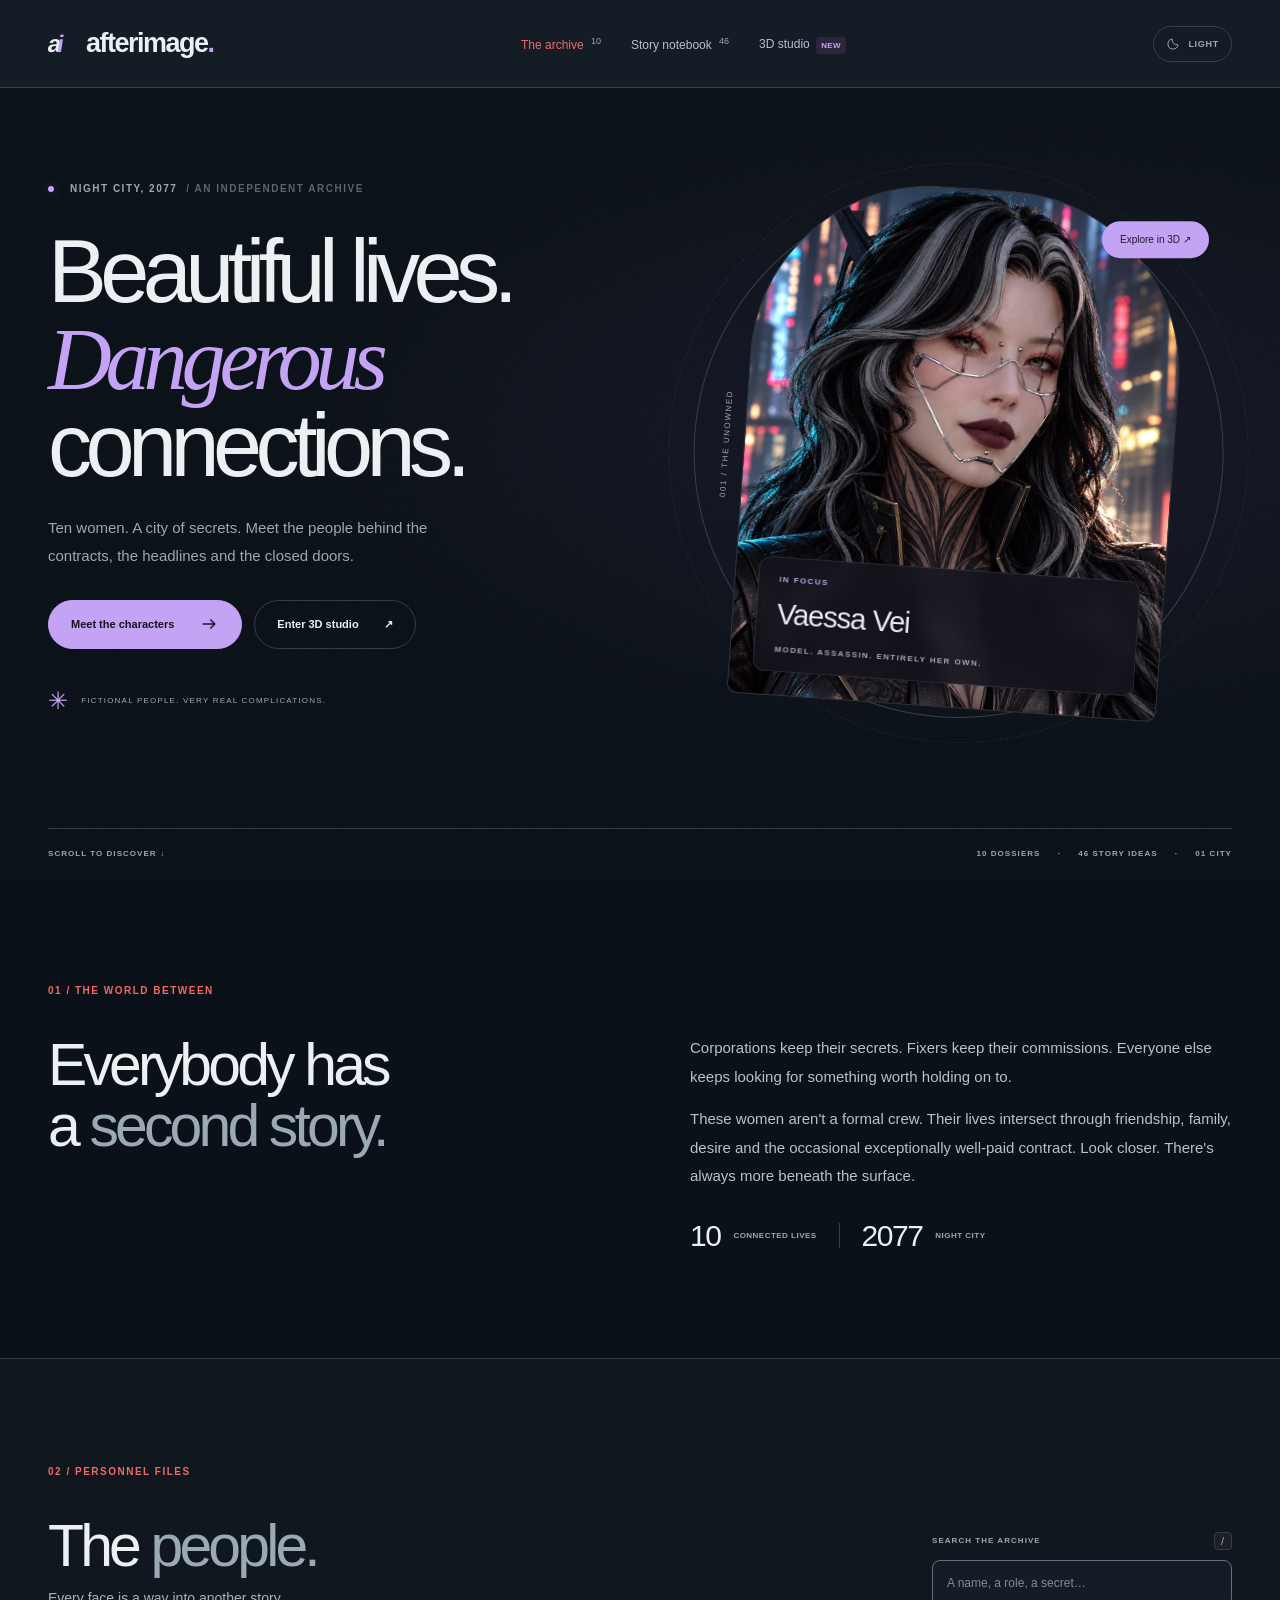
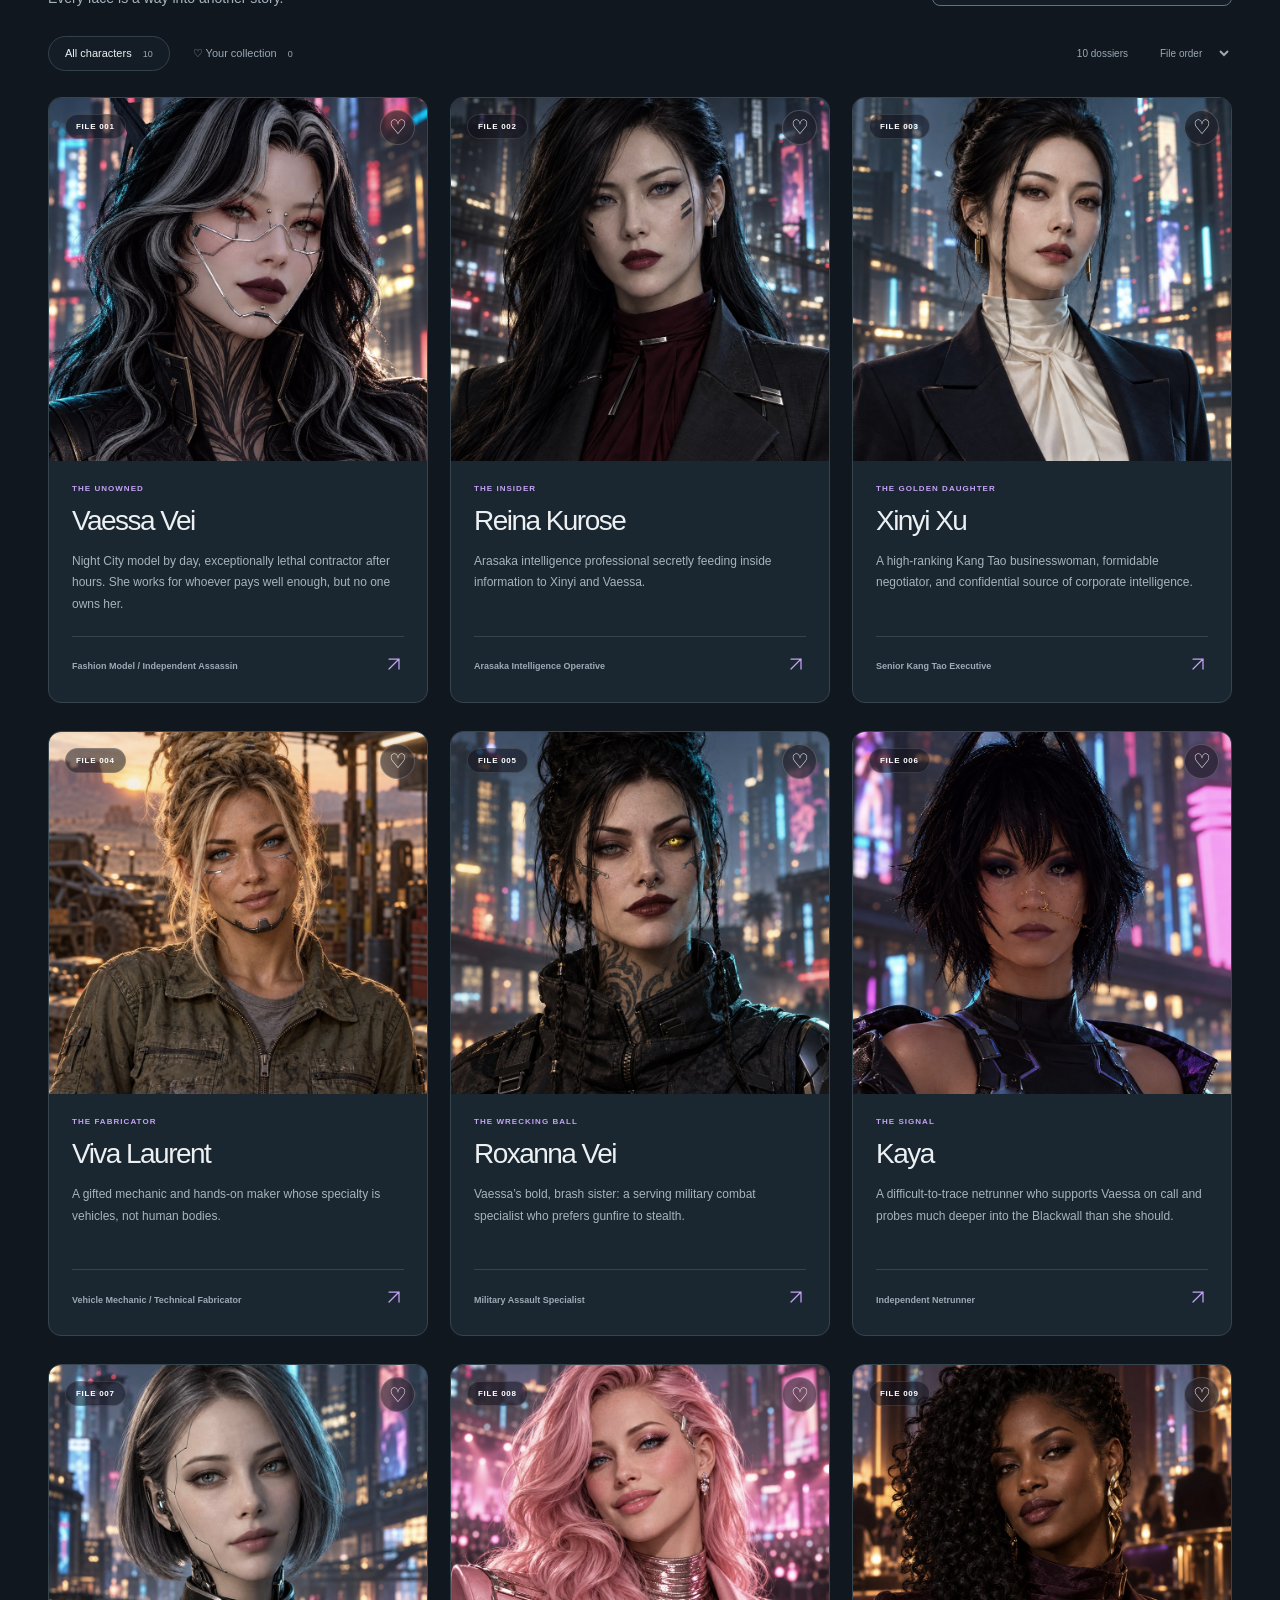
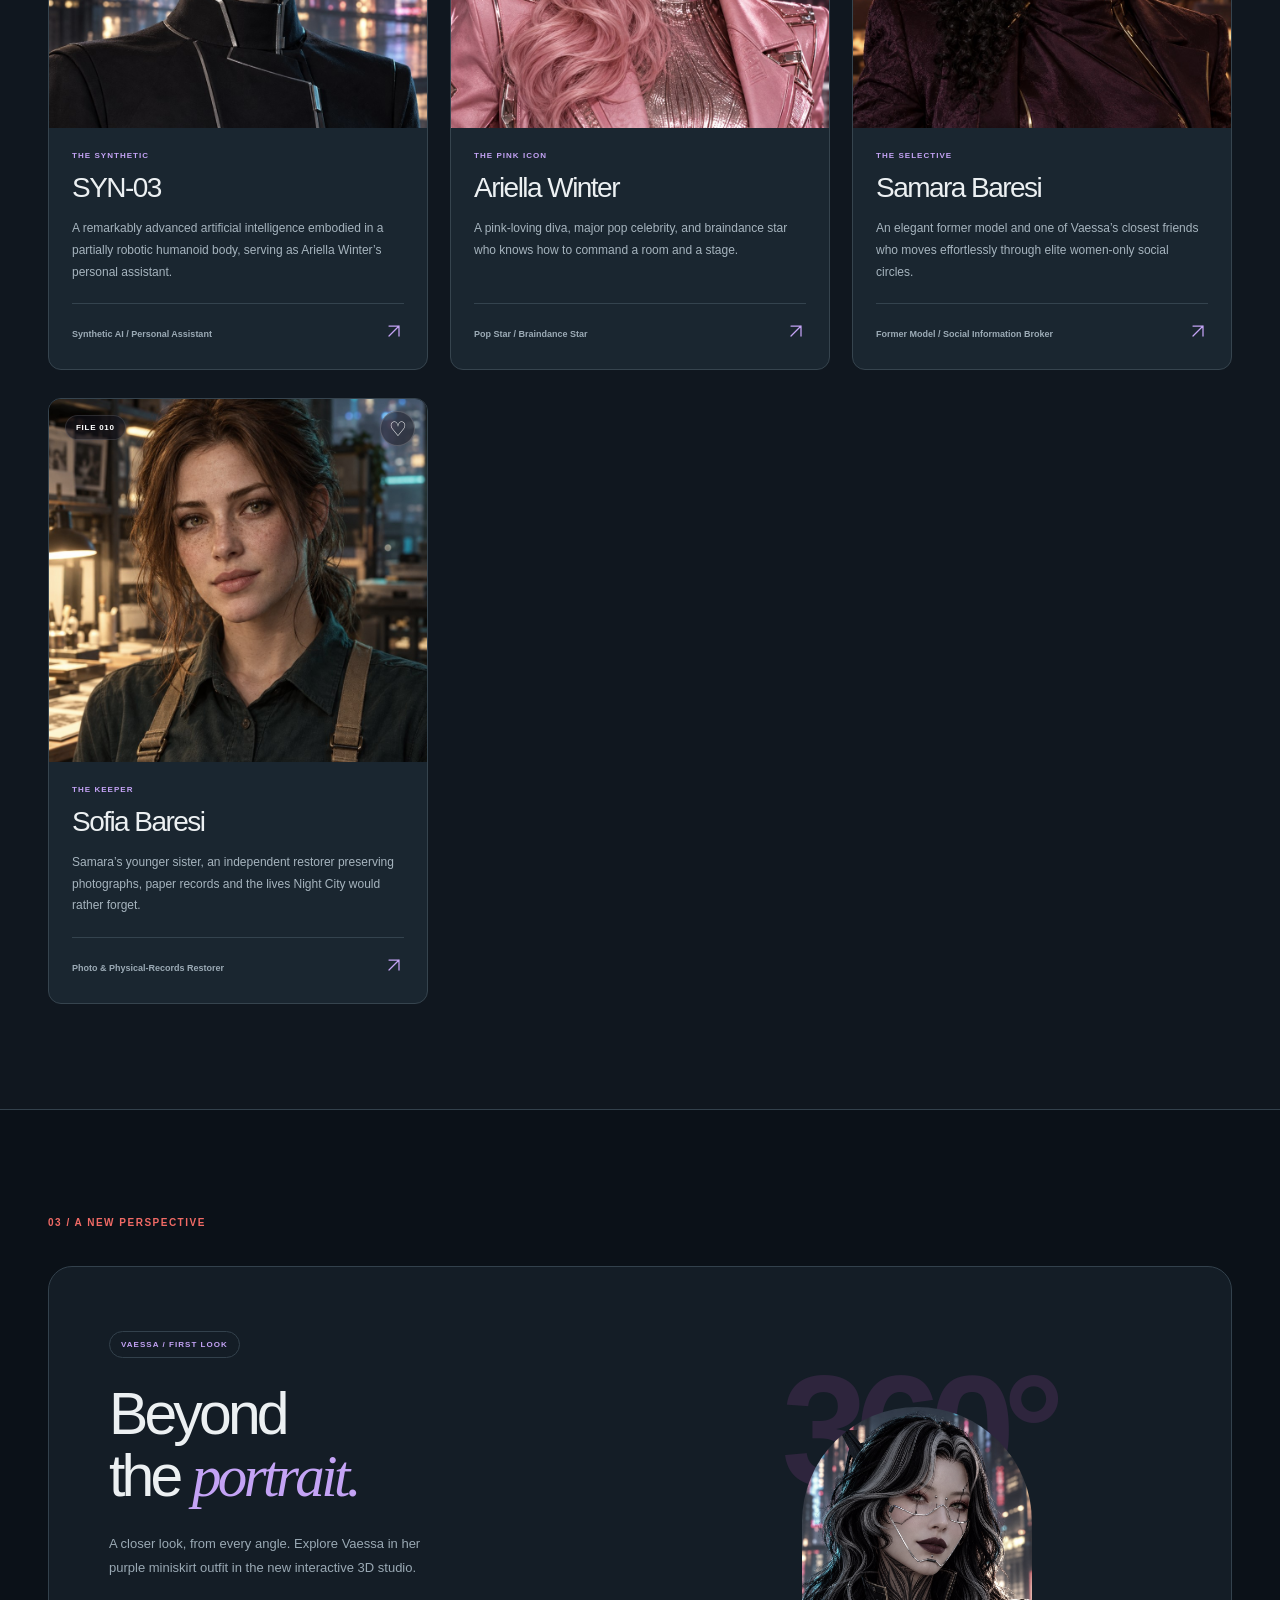
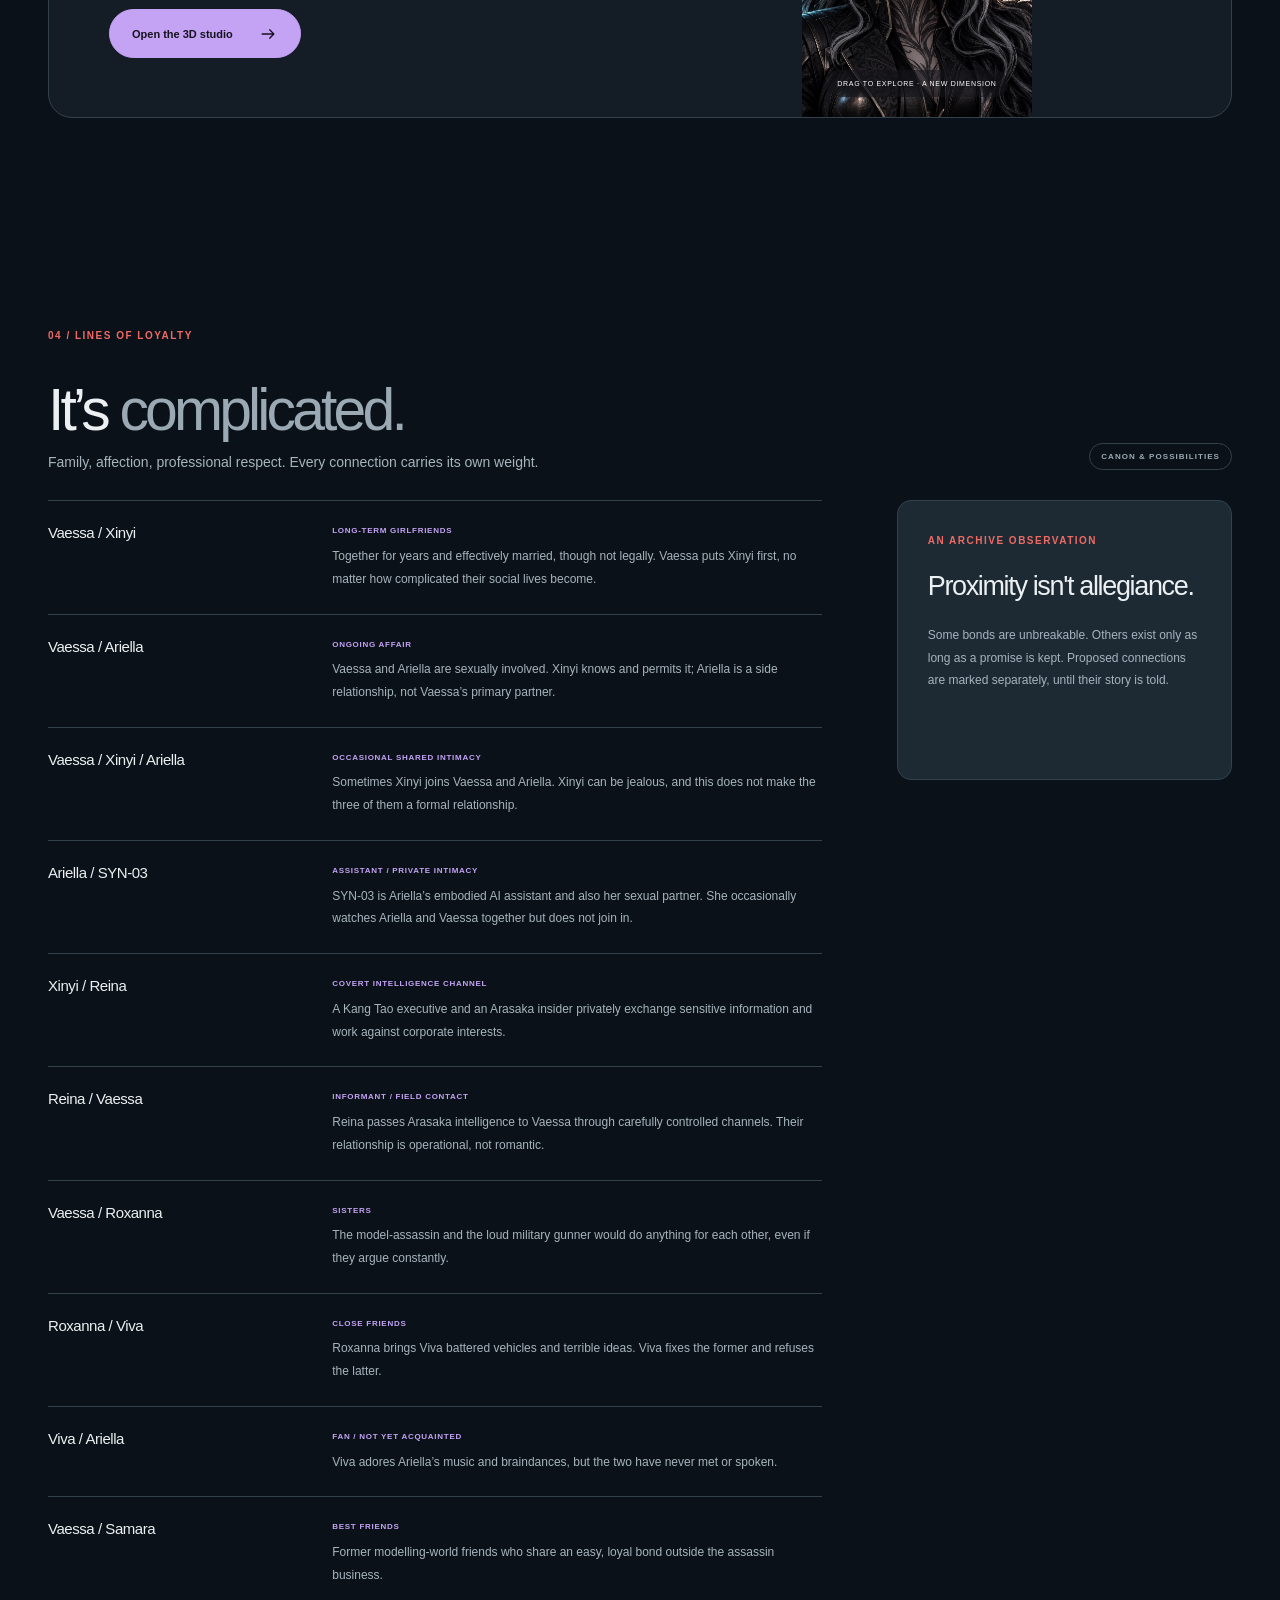
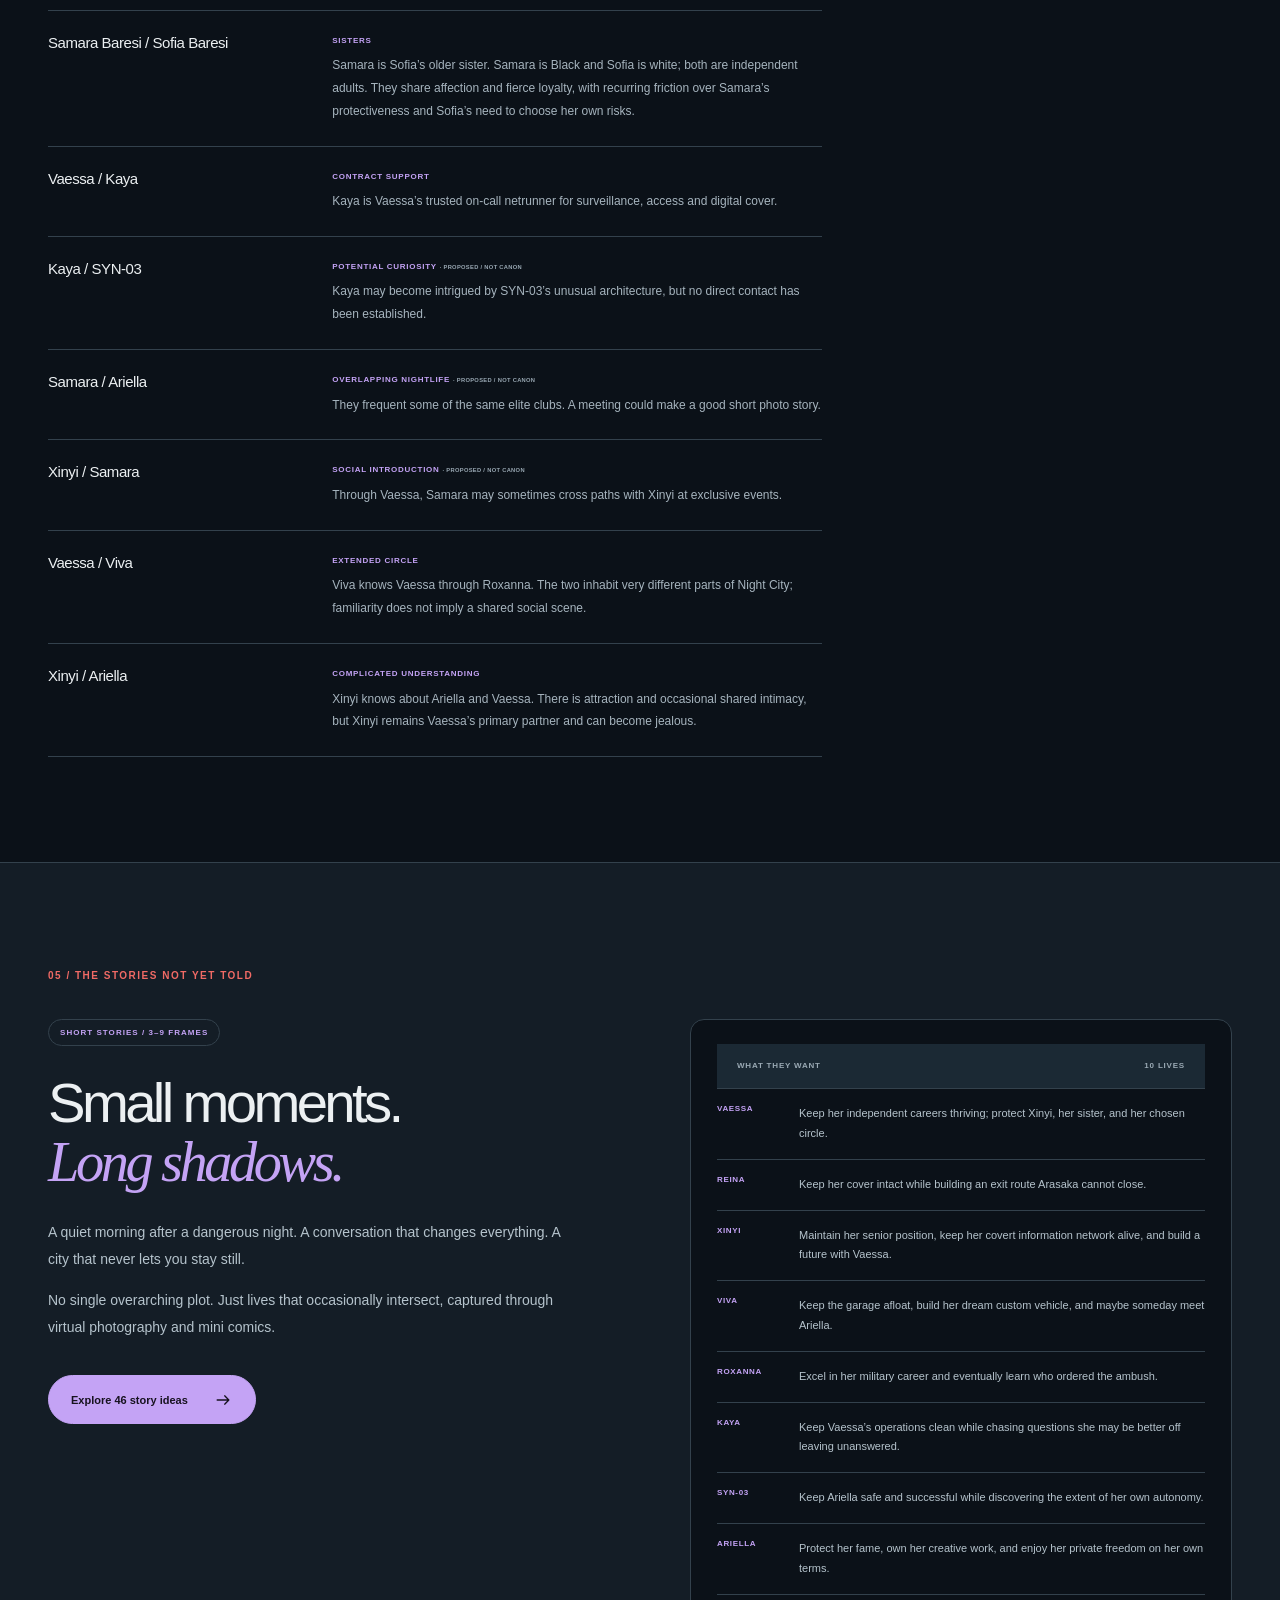
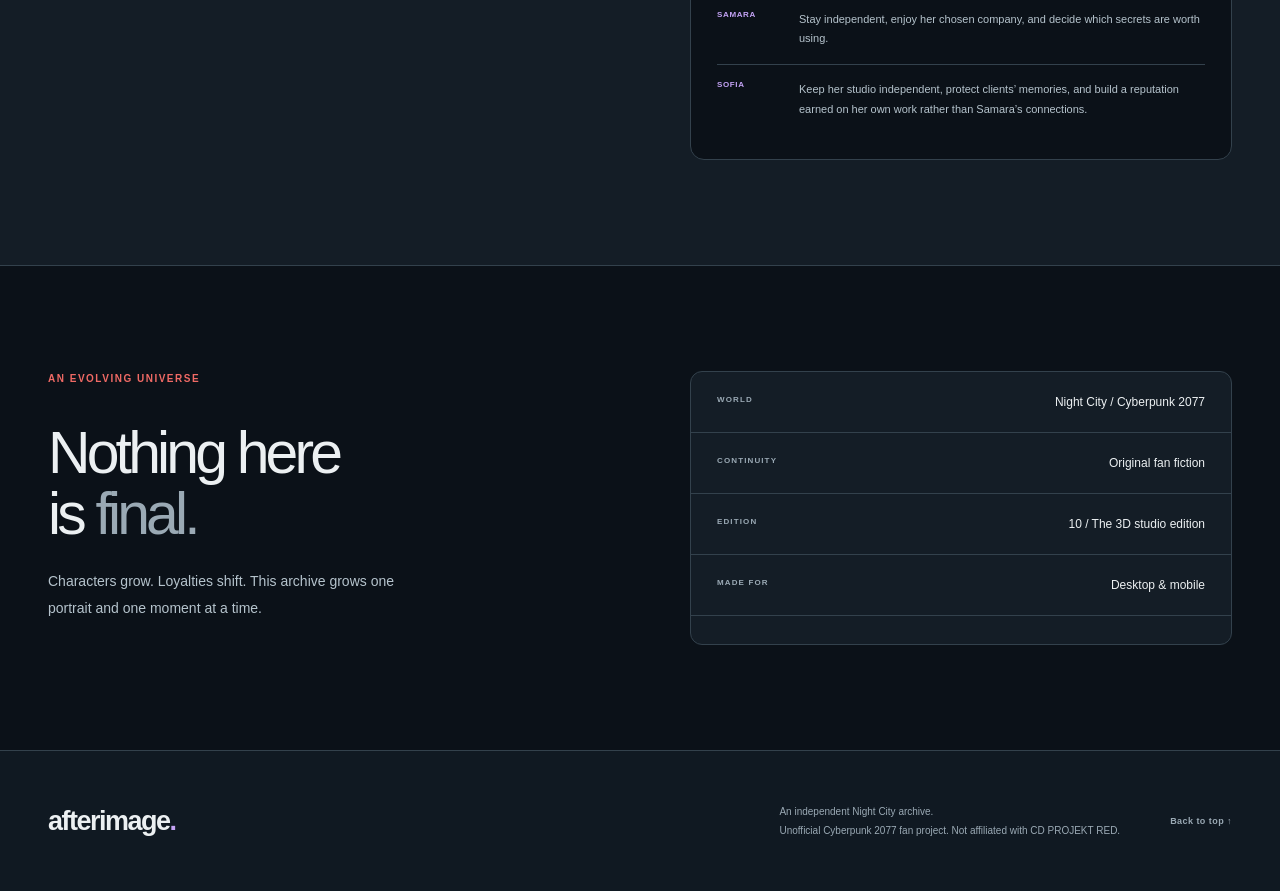
<file: index.html>
<!doctype html><html lang="en"><head><meta charset="utf-8"><meta name="viewport" content="width=device-width,initial-scale=1"><meta name="theme-color" content="#101014"><meta name="description" content="Ten lives, forty-six possibilities. Explore original Night City characters and the new Vaessa 3D studio."><title>People, secrets & everything between — AFTERIMAGE</title><link rel="stylesheet" href="css/styles.css"><link rel="stylesheet" href="css/modern.css"><script>try{document.documentElement.dataset.theme=localStorage.getItem('afterimage-theme')||'dark'}catch(e){document.documentElement.dataset.theme='dark'}</script><script src="js/theme.js" defer></script><script src="js/data.js" defer></script><script src="js/app.js" defer></script></head><body><a class="skip-link" href="#main">Skip to content</a><div class="reading-progress" aria-hidden="true"></div><header class="site-header"><a class="wordmark" href="index.html" aria-label="Afterimage home"><span class="brand-mark">a<span>i</span></span> afterimage<span class="wordmark-dot">.</span></a><nav class="main-nav" aria-label="Main navigation"><a href="index.html#characters" class="active">The archive <span>10</span></a><a href="ideas.html" >Story notebook <span>46</span></a><a href="studio.html" >3D studio <i class="new-badge">NEW</i></a></nav><div class="header-actions"><button class="theme-toggle" type="button" aria-label="Activate light theme"><svg class="theme-icon" viewBox="0 0 24 24" fill="none" aria-hidden="true"></svg><span class="theme-label">LIGHT</span></button><button class="nav-toggle" type="button" aria-label="Open navigation" aria-expanded="false">Menu <span>+</span></button></div></header><main id="main">
<section class="hero" id="home"><div class="hero-grain" aria-hidden="true"></div><div class="container hero-inner"><div class="hero-copy"><div class="eyebrow"><span class="pulse-dot"></span> NIGHT CITY, 2077 <span class="subtle">/ AN INDEPENDENT ARCHIVE</span></div><h1>Beautiful lives.<br><em>Dangerous</em><br>connections.</h1><p>Ten women. A city of secrets. Meet the people behind the contracts, the headlines and the closed doors.</p><div class="hero-actions"><a class="button button-primary" href="#characters">Meet the characters <svg viewBox="0 0 24 24" fill="none" aria-hidden="true"><path d="M5 12h14m-5-5 5 5-5 5" stroke="currentColor" stroke-width="1.6" stroke-linecap="round" stroke-linejoin="round"/></svg></a><a class="button button-outline" href="studio.html">Enter 3D studio <span>↗</span></a></div><div class="hero-footnote"><span class="tiny-cross">✳</span> FICTIONAL PEOPLE. VERY REAL COMPLICATIONS.</div></div><a class="hero-feature" href="studio.html" aria-label="Explore Vaessa Vei in the 3D studio"><div class="portrait-orbit orbit-one"></div><div class="portrait-orbit orbit-two"></div><div class="feature-photo"><img src="assets/characters/vaessa-portrait-v9.jpg" alt="Vaessa Vei, silver-streaked hair and chrome facial cyberware" fetchpriority="high"></div><span class="portrait-label">001 / THE UNOWNED</span><div class="feature-caption"><span>IN FOCUS</span><strong>Vaessa Vei</strong><small>MODEL. ASSASSIN. ENTIRELY HER OWN.</small></div><span class="feature-open">Explore in 3D ↗</span></a></div><div class="hero-footer container"><span>SCROLL TO DISCOVER ↓</span><span>10 DOSSIERS <b>·</b> 46 STORY IDEAS <b>·</b> 01 CITY</span></div></section>
<section class="intro section container reveal" aria-labelledby="intro-title"><div class="section-index">01 / THE WORLD BETWEEN</div><div class="intro-grid"><h2 id="intro-title">Everybody has<br>a <span>second story.</span></h2><div><p>Corporations keep their secrets. Fixers keep their commissions. Everyone else keeps looking for something worth holding on to.</p><p>These women aren't a formal crew. Their lives intersect through friendship, family, desire and the occasional exceptionally well-paid contract. Look closer. There's always more beneath the surface.</p><div class="inline-stat"><strong>10</strong><span>CONNECTED LIVES</span><i></i><strong>2077</strong><span>NIGHT CITY</span></div></div></div></section>
<section class="characters section" id="characters" aria-labelledby="characters-title"><div class="container"><div class="section-index">02 / PERSONNEL FILES</div><div class="section-head"><div><h2 id="characters-title">The <span>people.</span></h2><p>Every face is a way into another story.</p></div><div class="search-wrap"><label for="character-search">SEARCH THE ARCHIVE <kbd>/</kbd></label><input type="search" id="character-search" placeholder="A name, a role, a secret…" autocomplete="off"></div></div><div class="directory-toolbar"><div class="segmented" role="group" aria-label="Character collection"><button type="button" data-collection="all" class="active" aria-pressed="true">All characters <span>10</span></button><button type="button" data-collection="saved" aria-pressed="false">♡ Your collection <span id="saved-count">0</span></button></div><div class="directory-sort"><span id="directory-count" aria-live="polite">10 dossiers</span><label class="sr-only" for="character-sort">Sort characters</label><select id="character-sort"><option value="file">File order</option><option value="name">Name A–Z</option></select></div></div><div class="character-grid" id="character-grid"></div><div class="empty-message" id="empty-message" hidden>No dossiers here yet. Try another search or save a character with the heart.</div></div></section>
<section class="studio-teaser section container reveal"><div class="section-index">03 / A NEW PERSPECTIVE</div><div class="teaser-panel"><div><span class="pill">VAESSA / FIRST LOOK</span><h2>Beyond<br>the <em>portrait.</em></h2><p>A closer look, from every angle. Explore Vaessa in her purple miniskirt outfit in the new interactive 3D studio.</p><a class="button button-primary" href="studio.html">Open the 3D studio <svg viewBox="0 0 24 24" fill="none" aria-hidden="true"><path d="M5 12h14m-5-5 5 5-5 5" stroke="currentColor" stroke-width="1.6" stroke-linecap="round" stroke-linejoin="round"/></svg></a></div><a href="studio.html" class="teaser-art" aria-label="Open Vaessa's 3D studio"><span class="orbit-type">360°</span><img loading="lazy" src="assets/characters/vaessa-portrait-v9.jpg" alt="Vaessa Vei"><span class="teaser-caption">DRAG TO EXPLORE · A NEW DIMENSION</span></a></div></section>
<section class="connections section container" id="connections" aria-labelledby="connections-title"><div class="section-index">04 / LINES OF LOYALTY</div><div class="section-head"><div><h2 id="connections-title">It’s <span>complicated.</span></h2><p>Family, affection, professional respect. Every connection carries its own weight.</p></div><span class="pill muted-pill">CANON &amp; POSSIBILITIES</span></div><div class="connection-layout"><div id="connections-list" class="connections-list"></div><aside class="connections-note"><span class="mono-label">AN ARCHIVE OBSERVATION</span><h3>Proximity isn't allegiance.</h3><p>Some bonds are unbreakable. Others exist only as long as a promise is kept. Proposed connections are marked separately, until their story is told.</p><span class="note-decoration">↗</span></aside></div></section>
<section class="story section" id="story"><div class="container"><div class="section-index">05 / THE STORIES NOT YET TOLD</div><div class="story-grid"><div class="story-left"><span class="pill">SHORT STORIES / 3–9 FRAMES</span><h2>Small moments.<br><em>Long shadows.</em></h2><p class="story-lede">A quiet morning after a dangerous night. A conversation that changes everything. A city that never lets you stay still.</p><p>No single overarching plot. Just lives that occasionally intersect, captured through virtual photography and mini comics.</p><a href="ideas.html" class="button button-primary">Explore 46 story ideas <svg viewBox="0 0 24 24" fill="none" aria-hidden="true"><path d="M5 12h14m-5-5 5 5-5 5" stroke="currentColor" stroke-width="1.6" stroke-linecap="round" stroke-linejoin="round"/></svg></a></div><div class="story-right"><div class="terminal-head"><span>WHAT THEY WANT</span><span>10 LIVES</span></div><div id="motivation-list"></div></div></div></div></section>
<section class="dossier section container reveal" id="dossier"><div class="dossier-grid"><div><div class="section-index">AN EVOLVING UNIVERSE</div><h2>Nothing here<br>is <span>final.</span></h2><p>Characters grow. Loyalties shift. This archive grows one portrait and one moment at a time.</p></div><div class="facts-panel"><div><span>WORLD</span><strong>Night City / Cyberpunk 2077</strong></div><div><span>CONTINUITY</span><strong>Original fan fiction</strong></div><div><span>EDITION</span><strong>10 / The 3D studio edition</strong></div><div><span>MADE FOR</span><strong>Desktop &amp; mobile</strong></div></div></div></section></main><footer class="site-footer"><div class="container footer-inner"><a class="wordmark" href="index.html">afterimage<span class="wordmark-dot">.</span></a><p>An independent Night City archive.<br>Unofficial Cyberpunk 2077 fan project. Not affiliated with CD PROJEKT RED.</p><a href="#main" class="back-top">Back to top ↑</a></div></footer><div class="toast" role="status" aria-live="polite"></div><script src="js/enhance.js" defer></script><dialog id="profile-dialog" class="profile-dialog" aria-label="Character dossier"><div id="profile-content"></div></dialog></body></html>
</file>
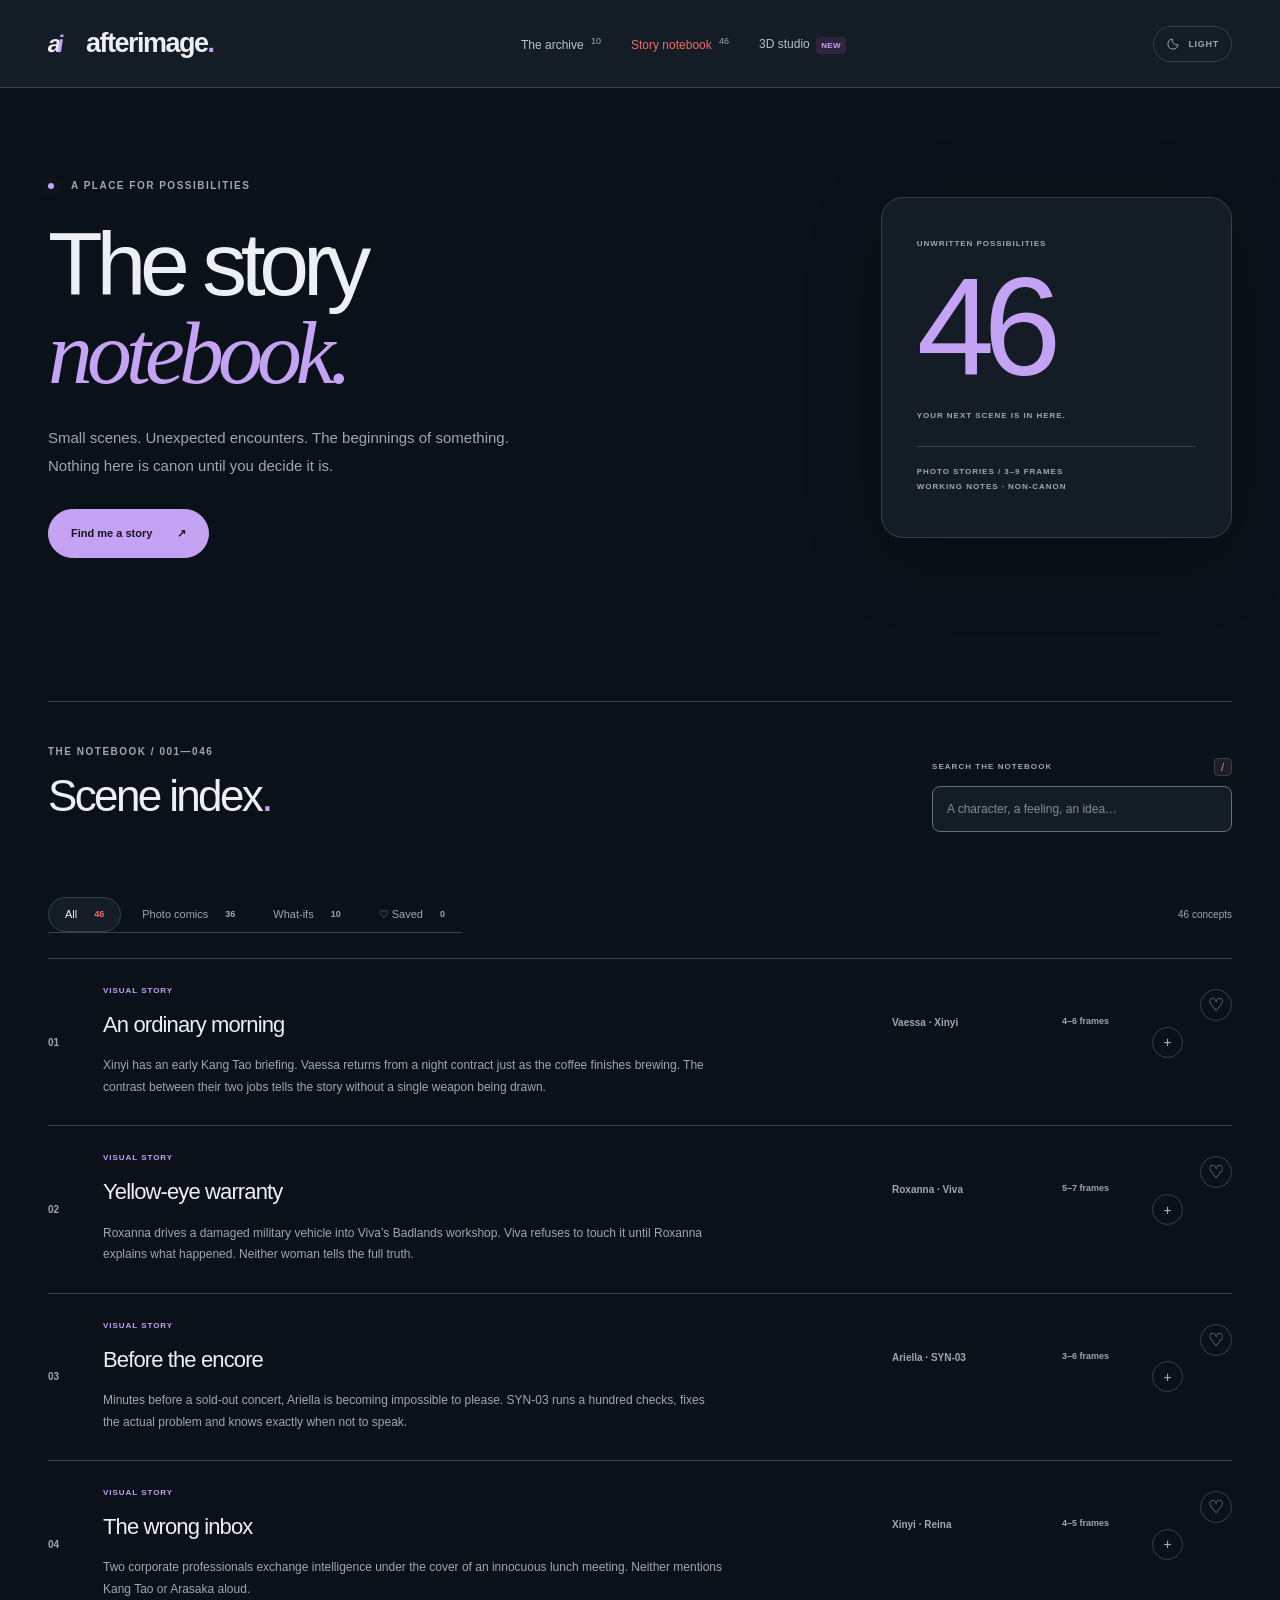
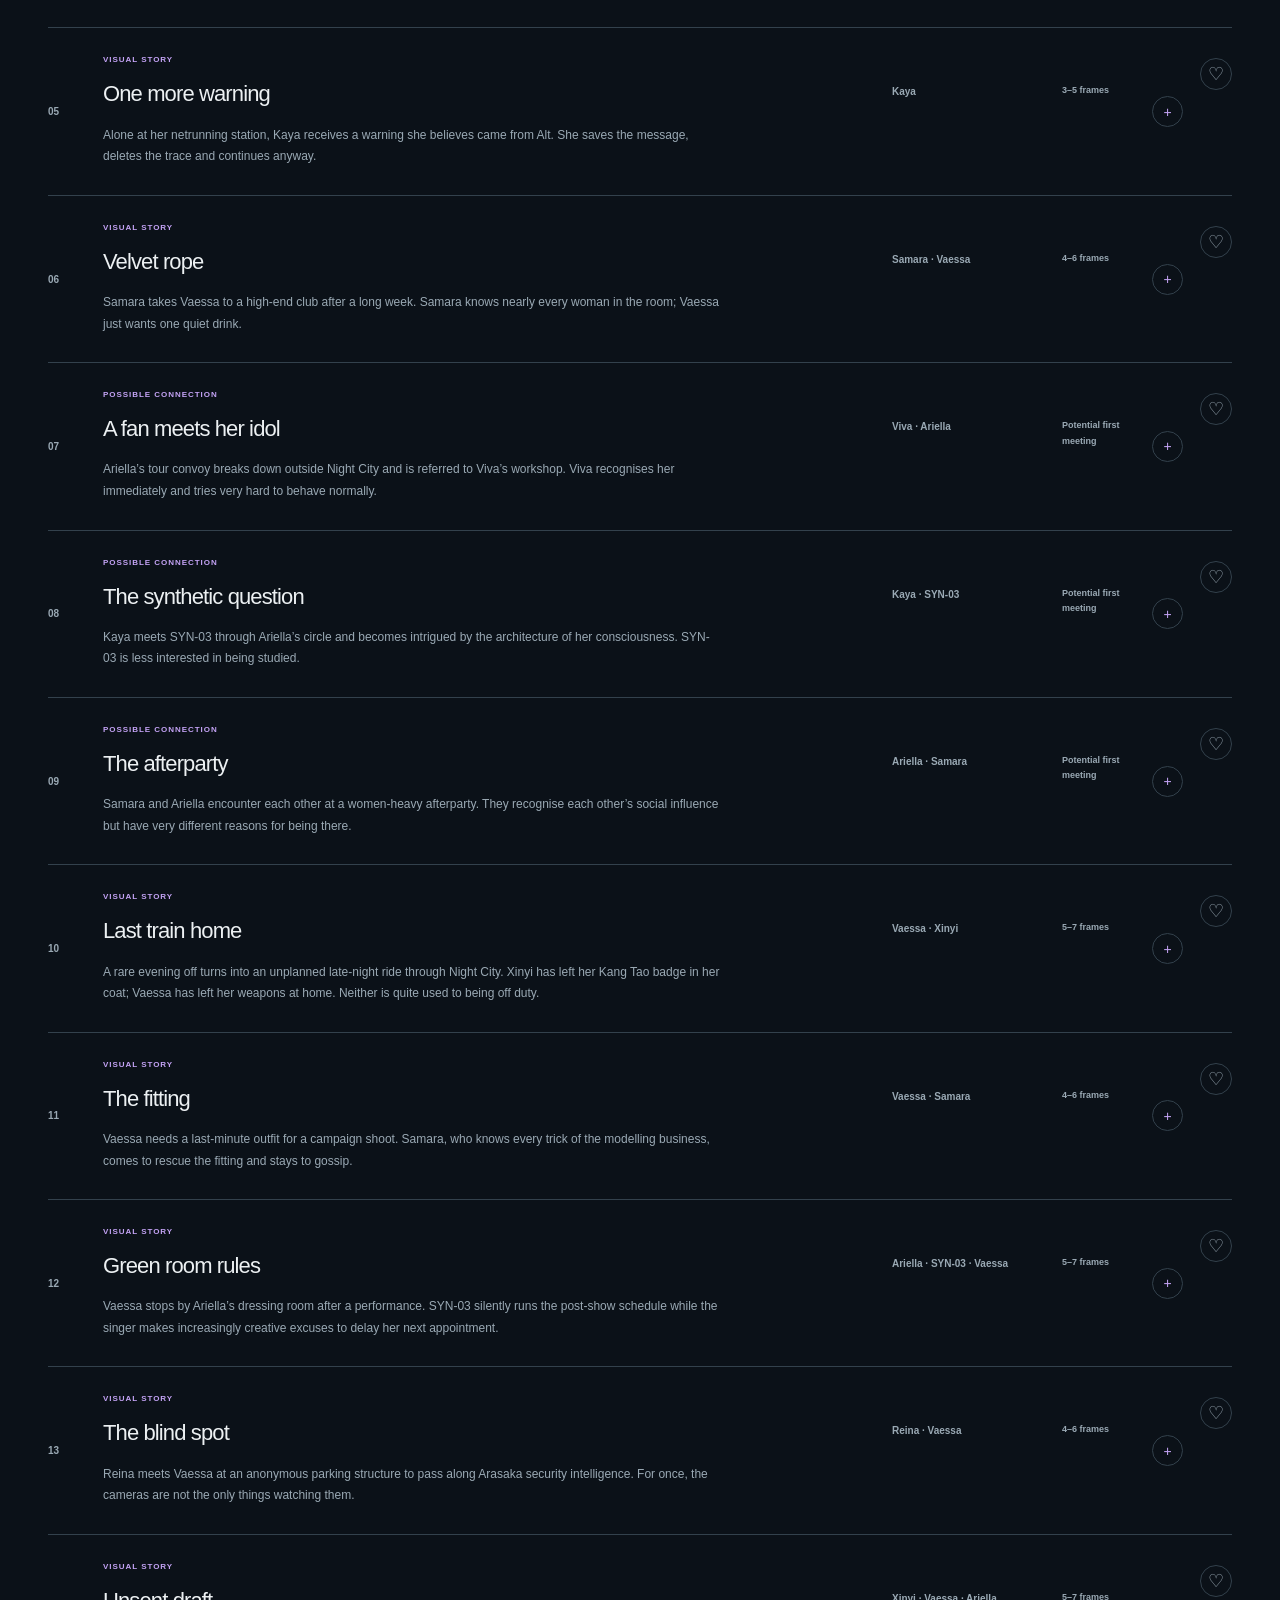
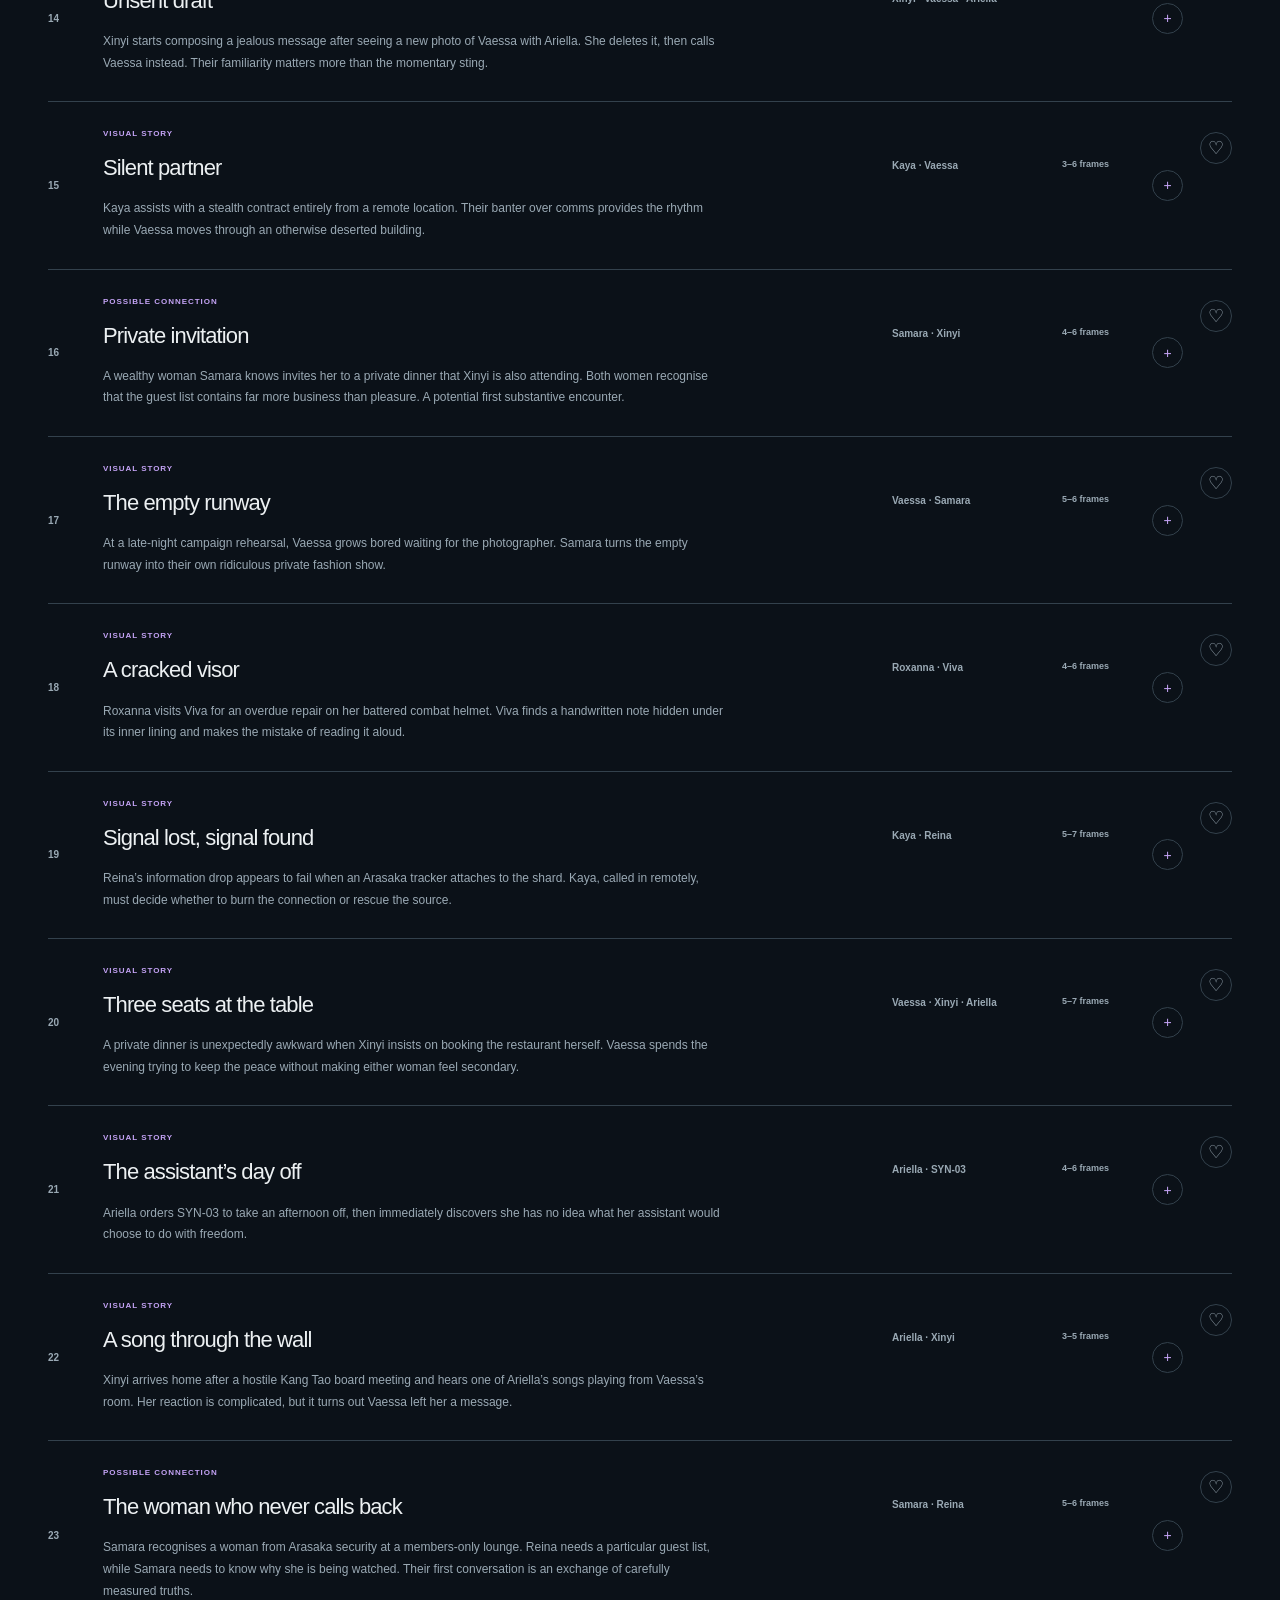
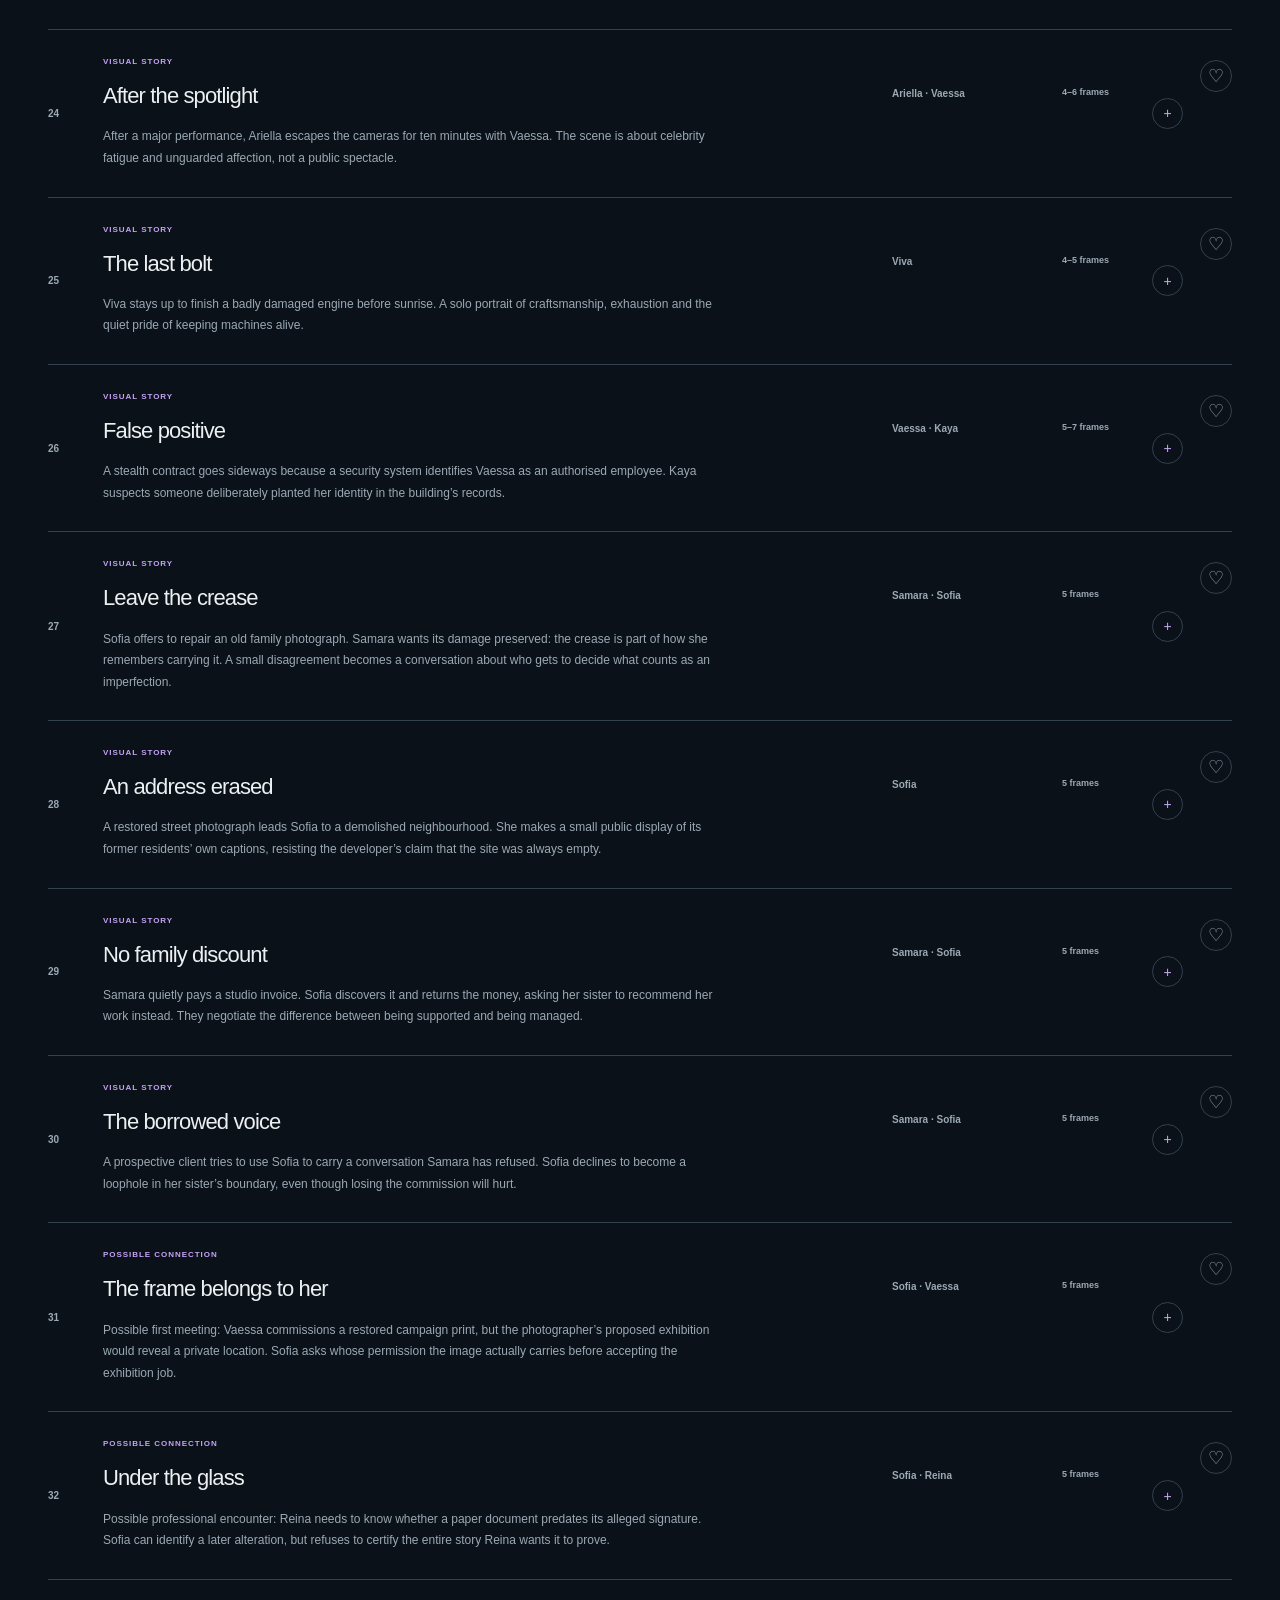
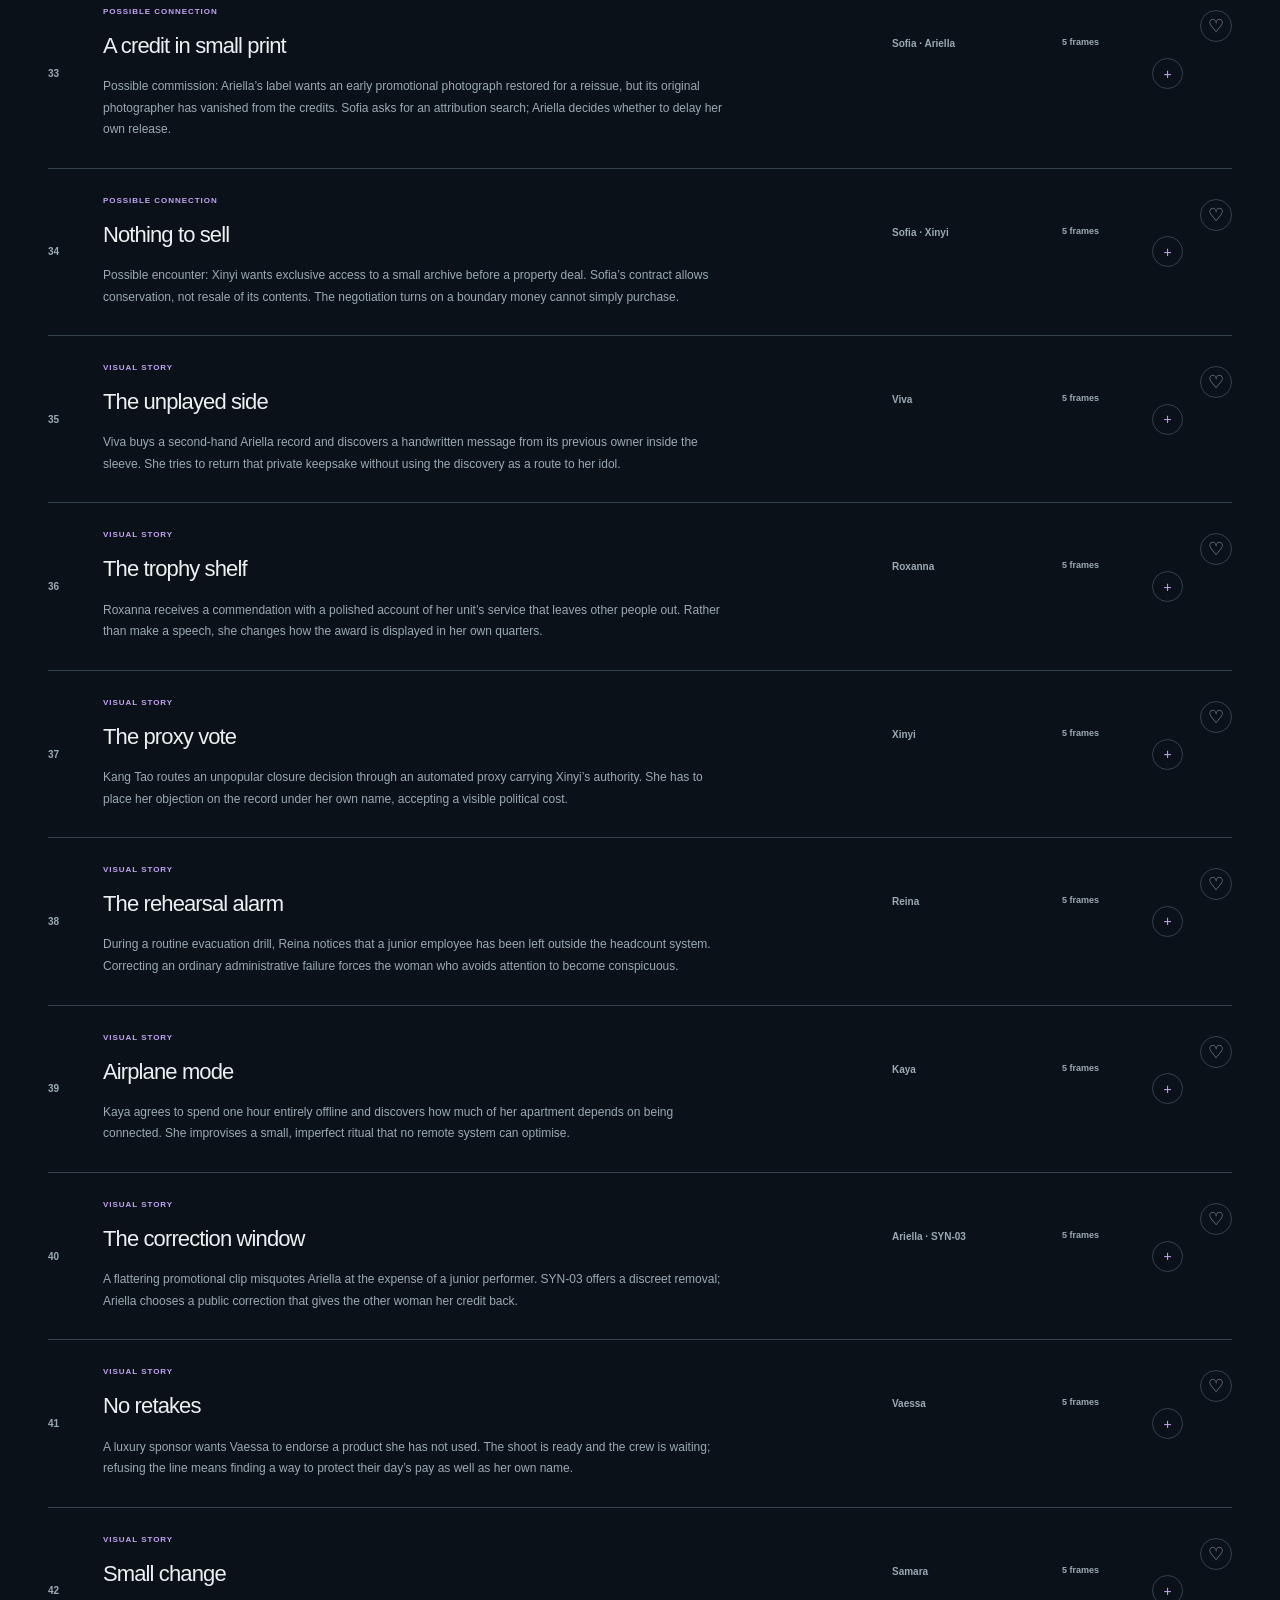
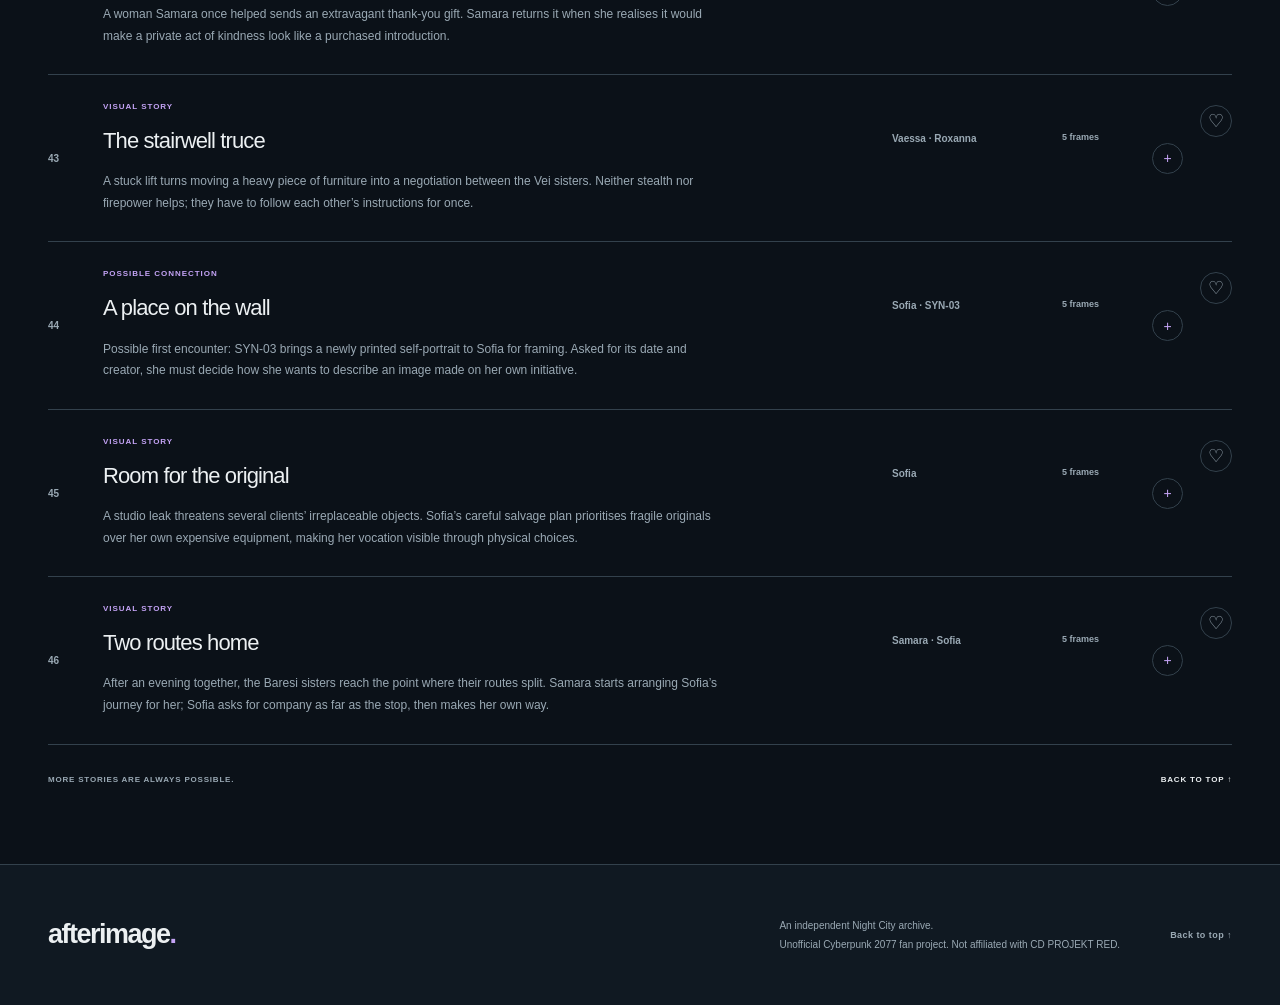
<file: ideas.html>
<!doctype html><html lang="en"><head><meta charset="utf-8"><meta name="viewport" content="width=device-width,initial-scale=1"><meta name="theme-color" content="#101014"><meta name="description" content="46 non-canon story ideas, visual beats and possible encounters. Search, save and discover your next scene."><title>The story notebook — AFTERIMAGE</title><link rel="stylesheet" href="css/styles.css"><link rel="stylesheet" href="css/modern.css"><script>try{document.documentElement.dataset.theme=localStorage.getItem('afterimage-theme')||'dark'}catch(e){document.documentElement.dataset.theme='dark'}</script><script src="js/theme.js" defer></script><script src="js/ideas.js" defer></script><script src="js/ideas-page.js" defer></script></head><body class="ideas-page"><a class="skip-link" href="#main">Skip to content</a><div class="reading-progress" aria-hidden="true"></div><header class="site-header"><a class="wordmark" href="index.html" aria-label="Afterimage home"><span class="brand-mark">a<span>i</span></span> afterimage<span class="wordmark-dot">.</span></a><nav class="main-nav" aria-label="Main navigation"><a href="index.html#characters" >The archive <span>10</span></a><a href="ideas.html" class="active">Story notebook <span>46</span></a><a href="studio.html" >3D studio <i class="new-badge">NEW</i></a></nav><div class="header-actions"><button class="theme-toggle" type="button" aria-label="Activate light theme"><svg class="theme-icon" viewBox="0 0 24 24" fill="none" aria-hidden="true"></svg><span class="theme-label">LIGHT</span></button><button class="nav-toggle" type="button" aria-label="Open navigation" aria-expanded="false">Menu <span>+</span></button></div></header><main id="main" class="idea-main"><section class="board-hero"><div class="container board-hero-inner"><div><p class="board-overline"><span class="pulse-dot"></span> A PLACE FOR POSSIBILITIES</p><h1>The story<br><em>notebook.</em></h1><p class="board-deck">Small scenes. Unexpected encounters. The beginnings of something. Nothing here is canon until you decide it is.</p><button type="button" id="surprise-idea" class="button button-primary">Find me a story <span>↗</span></button></div><aside class="board-counter"><span>UNWRITTEN POSSIBILITIES</span><strong id="ideas-total">46</strong><small>YOUR NEXT SCENE IS IN HERE.</small><div class="board-counter-rule"></div><p>PHOTO STORIES / 3–9 FRAMES<br>WORKING NOTES · NON-CANON</p></aside></div></section><section class="board-section container" aria-label="Story idea board"><div class="board-toolbar"><div><p class="board-overline">THE NOTEBOOK / 001—046</p><h2>Scene index<span class="accent-period">.</span></h2></div><div class="search-wrap"><label for="idea-search">SEARCH THE NOTEBOOK <kbd>/</kbd></label><input id="idea-search" type="search" placeholder="A character, a feeling, an idea…"></div></div><div class="idea-tools"><div class="board-tabs" role="group" aria-label="Filter ideas"><button type="button" class="active" data-filter="ALL" aria-pressed="true">All <span id="count-all">46</span></button><button type="button" data-filter="PHOTO COMIC" aria-pressed="false">Photo comics <span id="count-photo"></span></button><button type="button" data-filter="PROPOSED CONNECTION" aria-pressed="false">What-ifs <span id="count-connections"></span></button><button type="button" data-filter="SAVED" aria-pressed="false">♡ Saved <span id="count-saved">0</span></button></div><span id="idea-results" class="result-label" aria-live="polite"></span></div><div class="board-list" id="ideas-grid"></div><p id="ideas-empty" class="empty-message" hidden>No ideas match yet. Try another search or save one with its heart.</p><div class="board-bottom"><span>MORE STORIES ARE ALWAYS POSSIBLE.</span><a href="#main">BACK TO TOP ↑</a></div></section></main><footer class="site-footer"><div class="container footer-inner"><a class="wordmark" href="index.html">afterimage<span class="wordmark-dot">.</span></a><p>An independent Night City archive.<br>Unofficial Cyberpunk 2077 fan project. Not affiliated with CD PROJEKT RED.</p><a href="#main" class="back-top">Back to top ↑</a></div></footer><div class="toast" role="status" aria-live="polite"></div><script src="js/enhance.js" defer></script></body></html>
</file>
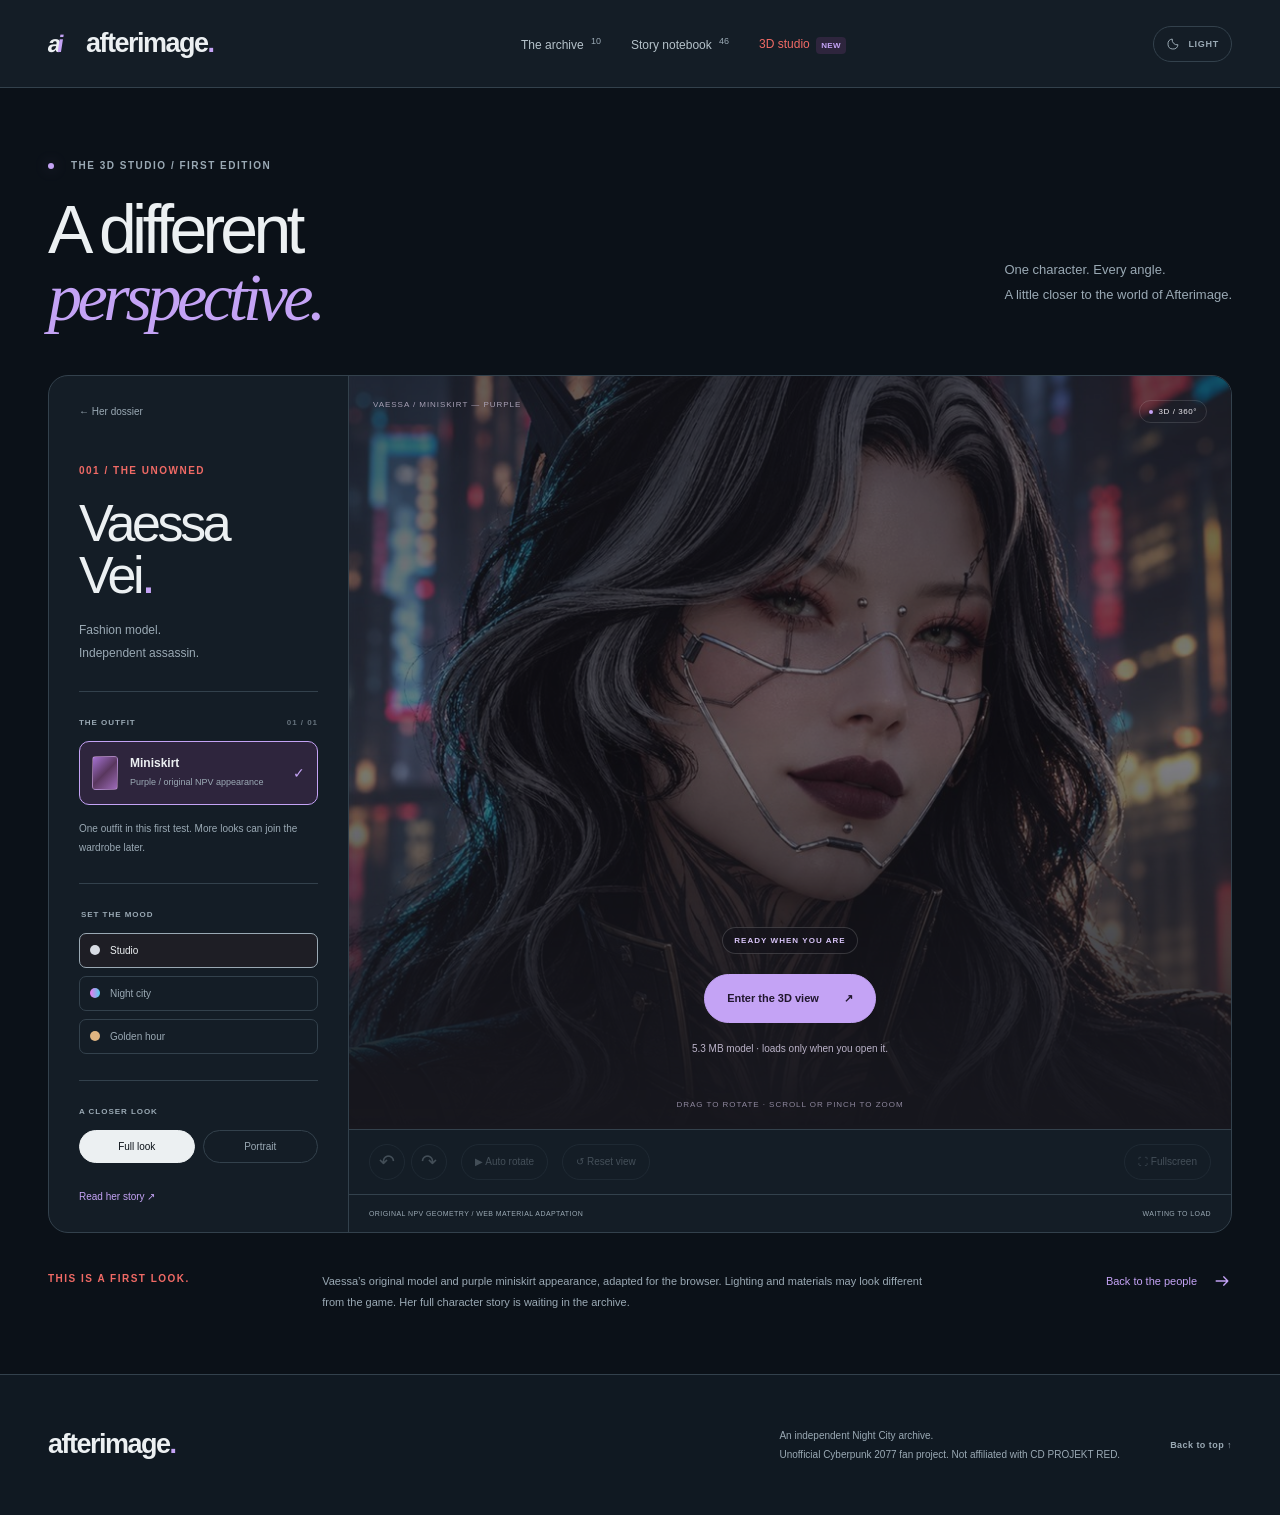
<file: studio.html>
<!doctype html><html lang="en"><head><meta charset="utf-8"><meta name="viewport" content="width=device-width,initial-scale=1"><meta name="theme-color" content="#101014"><meta name="description" content="Explore Vaessa Vei in her purple miniskirt outfit. Interactive 360-degree character viewer for desktop and mobile."><title>Vaessa / 3D studio — AFTERIMAGE</title><link rel="stylesheet" href="css/styles.css"><link rel="stylesheet" href="css/modern.css"><script>try{document.documentElement.dataset.theme=localStorage.getItem('afterimage-theme')||'dark'}catch(e){document.documentElement.dataset.theme='dark'}</script><script src="js/theme.js" defer></script><script type="importmap">{"imports":{"three":"./js/vendor/three/build/three.module.min.js"}}</script><script src="js/studio.js" defer></script></head><body class="studio-page"><a class="skip-link" href="#main">Skip to content</a><div class="reading-progress" aria-hidden="true"></div><header class="site-header"><a class="wordmark" href="index.html" aria-label="Afterimage home"><span class="brand-mark">a<span>i</span></span> afterimage<span class="wordmark-dot">.</span></a><nav class="main-nav" aria-label="Main navigation"><a href="index.html#characters" >The archive <span>10</span></a><a href="ideas.html" >Story notebook <span>46</span></a><a href="studio.html" class="active">3D studio <i class="new-badge">NEW</i></a></nav><div class="header-actions"><button class="theme-toggle" type="button" aria-label="Activate light theme"><svg class="theme-icon" viewBox="0 0 24 24" fill="none" aria-hidden="true"></svg><span class="theme-label">LIGHT</span></button><button class="nav-toggle" type="button" aria-label="Open navigation" aria-expanded="false">Menu <span>+</span></button></div></header><main id="main" class="studio-main"><section class="studio-intro container"><div><p class="board-overline"><span class="pulse-dot"></span> THE 3D STUDIO / FIRST EDITION</p><h1>A different<br><em>perspective.</em></h1></div><p>One character. Every angle.<br>A little closer to the world of Afterimage.</p></section><section class="studio-shell container" aria-label="Vaessa 3D character studio"><aside class="studio-sidebar"><a href="index.html#profile-vaessa" class="studio-back">← Her dossier</a><span class="mono-label">001 / THE UNOWNED</span><h2>Vaessa<br>Vei<span>.</span></h2><p class="studio-role">Fashion model.<br>Independent assassin.</p><div class="studio-divider"></div><div class="studio-setting-label">THE OUTFIT <span>01 / 01</span></div><div class="outfit-card active"><span class="outfit-swatch"></span><div><strong>Miniskirt</strong><span>Purple / original NPV appearance</span></div><span>✓</span></div><p class="studio-note">One outfit in this first test. More looks can join the wardrobe later.</p><div class="studio-divider"></div><fieldset class="light-settings"><legend>SET THE MOOD</legend><div class="light-buttons"><button type="button" class="active" data-light="studio" aria-pressed="true"><i></i> Studio</button><button type="button" data-light="neon" aria-pressed="false"><i></i> Night city</button><button type="button" data-light="warm" aria-pressed="false"><i></i> Golden hour</button></div></fieldset><div class="studio-divider"></div><div class="studio-setting-label">A CLOSER LOOK</div><div class="focus-buttons"><button type="button" data-view="full" class="active" aria-pressed="true">Full look</button><button type="button" data-view="portrait" aria-pressed="false">Portrait</button></div><a href="index.html#profile-vaessa" class="studio-profile-link">Read her story ↗</a></aside><div class="stage-column"><div class="model-stage" id="model-stage"><div class="stage-grid" aria-hidden="true"></div><span class="stage-tag">VAESSA / MINISKIRT — PURPLE</span><span class="stage-badge"><i></i> 3D / 360°</span><div id="viewer" role="img" aria-label="Interactive 3D model of Vaessa Vei. Drag to rotate, pinch or scroll to zoom. Use the buttons below for keyboard controls." tabindex="0"></div><div class="viewer-poster" id="viewer-poster"><img src="assets/characters/vaessa-portrait-v9.jpg" alt="Vaessa Vei portrait"><div><span class="pill">READY WHEN YOU ARE</span><button type="button" id="load-model" class="button button-primary">Enter the 3D view <span>↗</span></button><p id="model-size">5.3 MB model · loads only when you open it.</p></div></div><div class="model-loading" id="model-loading" hidden><span class="loading-ring"></span><strong id="loading-text">Preparing Vaessa…</strong><small>A new perspective takes a moment.</small></div><div class="model-error" id="model-error" hidden><h3>The 3D view couldn't open.</h3><p id="model-error-text">Please try again on a WebGL-capable browser.</p><button type="button" id="retry-model" class="button button-primary">Try again</button></div><span class="stage-footnote" id="stage-footnote">DRAG TO ROTATE · SCROLL OR PINCH TO ZOOM</span></div><div class="viewer-toolbar"><div class="rotation-buttons"><button type="button" id="rotate-left" aria-label="Rotate Vaessa left" disabled>↶</button><button type="button" id="rotate-right" aria-label="Rotate Vaessa right" disabled>↷</button></div><button type="button" id="auto-rotate" aria-pressed="false" disabled><span>▶</span> Auto rotate</button><button type="button" id="reset-view" disabled>↺ Reset view</button><button type="button" id="fullscreen-view" aria-label="Toggle fullscreen 3D viewer" disabled>⛶ <span>Fullscreen</span></button></div><div class="studio-bottom-note"><span>ORIGINAL NPV GEOMETRY / WEB MATERIAL ADAPTATION</span><span id="model-status" role="status" aria-live="polite">WAITING TO LOAD</span></div></div></section><section class="studio-about container"><span class="mono-label">THIS IS A FIRST LOOK.</span><p>Vaessa’s original model and purple miniskirt appearance, adapted for the browser. Lighting and materials may look different from the game. Her full character story is waiting in the archive.</p><a href="index.html#characters">Back to the people <svg viewBox="0 0 24 24" fill="none" aria-hidden="true"><path d="M5 12h14m-5-5 5 5-5 5" stroke="currentColor" stroke-width="1.6" stroke-linecap="round" stroke-linejoin="round"/></svg></a></section></main><footer class="site-footer"><div class="container footer-inner"><a class="wordmark" href="index.html">afterimage<span class="wordmark-dot">.</span></a><p>An independent Night City archive.<br>Unofficial Cyberpunk 2077 fan project. Not affiliated with CD PROJEKT RED.</p><a href="#main" class="back-top">Back to top ↑</a></div></footer><div class="toast" role="status" aria-live="polite"></div><script src="js/enhance.js" defer></script><noscript><p class="no-script">JavaScript is needed for the 3D viewer. <a href="index.html">Explore the character archive.</a></p></noscript></body></html>
</file>
<file: css/styles.css>
:root{--bg:#f4f3ef;--paper:#faf9f6;--ink:#151b21;--muted:#677077;--line:#d7d9d6;--red:#e14945;--dark:#0c1218;--dark2:#141d25;--font:'DM Sans',sans-serif;--display:'Space Grotesk',sans-serif}*{box-sizing:border-box}html{scroll-behavior:smooth;scroll-padding-top:84px}body{margin:0;background:var(--bg);color:var(--ink);font-family:var(--font);-webkit-font-smoothing:antialiased}button,input{font:inherit}a{color:inherit;text-decoration:none}button{cursor:pointer}img{display:block;width:100%;height:100%;object-fit:cover}.container{width:min(1200px,calc(100% - 80px));margin:auto}.topline{height:26px;padding:0 39px;background:#de4c47;color:#fff;display:flex;align-items:center;justify-content:space-between;font:600 10px var(--display);letter-spacing:.15em}.site-header{height:74px;display:flex;align-items:center;gap:40px;padding:0 39px;background:var(--paper);border-bottom:1px solid var(--line);position:sticky;top:0;z-index:20}.wordmark{font:700 24px var(--display);letter-spacing:-.075em;white-space:nowrap}.wordmark-icon{display:inline-grid;place-content:center;background:var(--ink);color:#fff;width:28px;height:28px;letter-spacing:-.12em;font-size:18px;margin-right:9px}.wordmark-icon span,.wordmark-dot{color:var(--red)}.main-nav{display:flex;gap:34px;align-items:center;margin:auto}.main-nav a{font:600 12px var(--display);color:#535a61;transition:color .2s}.main-nav a:hover,.main-nav a.active{color:var(--red)}.header-status,.mono-label,.section-index,.eyebrow,.hero-footer,.feature-caption,.search-wrap label,.character-meta,.file-number,.character-view,.story-status,.terminal-head,.terminal-footer,.connections-list .relation-type,.facts-panel span,.back-top{font-family:var(--display);font-size:10px;letter-spacing:.14em;font-weight:700}.header-status{color:#73827d;white-space:nowrap}.signal{display:inline-block;width:7px;height:7px;background:#54b997;border-radius:50%;margin-right:6px}.nav-toggle{display:none}.hero{background:#0c1218;color:#fff;position:relative;overflow:hidden}.hero:before{content:'';position:absolute;inset:0;background:radial-gradient(ellipse at 78% 30%,rgba(75,95,113,.23),transparent 53%),linear-gradient(90deg,rgba(255,255,255,.018) 1px,transparent 1px);background-size:auto,90px 100%;pointer-events:none}.hero-background{position:absolute;inset:0;display:flex;justify-content:space-between;align-items:center;font:700 clamp(280px,44vw,730px)/.8 var(--display);letter-spacing:-.15em;color:#fff;opacity:.025;pointer-events:none}.hero-inner{min-height:610px;display:grid;grid-template-columns:1.15fr .85fr;gap:65px;align-items:center;position:relative;padding-top:48px;padding-bottom:50px}.eyebrow{color:#a6b2bb;display:flex;align-items:center;gap:13px}.mini-square{width:7px;height:7px;background:var(--red)}.eyebrow-line{display:block;width:34px;height:1px;background:#45505b}.hero h1{font:700 clamp(70px,7.8vw,120px)/.91 var(--display);letter-spacing:-.09em;margin:35px 0 24px}.hero h1 em,.story h2 em{font-style:normal;color:var(--red)}.hero-copy>p{font-size:15px;line-height:1.9;color:#abb4bf;max-width:490px}.hero-actions{display:flex;gap:12px;margin-top:33px;flex-wrap:wrap}.button{display:inline-flex;gap:35px;justify-content:space-between;align-items:center;min-height:45px;padding:0 18px;font:700 11px var(--display);letter-spacing:.06em;transition:transform .2s,background .2s}.button:hover{transform:translateY(-2px)}.button-primary{background:var(--red);color:white}.button-outline{border:1px solid #4a555f;color:#dfe3e8}.hero-feature{max-width:350px;justify-self:end;position:relative;width:100%;margin-right:18px}.feature-photo{height:435px;background:#27313b;overflow:hidden;filter:saturate(.6)}.feature-photo img{object-position:50% 38%}.hero-feature:after{content:'';position:absolute;inset:0 0 84px;border:1px solid rgba(245,245,245,.23);pointer-events:none}.feature-caption{background:#f4f2ee;color:#1c252d;padding:16px 19px;display:flex;flex-direction:column;gap:6px;min-height:84px}.feature-caption span{color:#c14b48}.feature-caption strong{font:700 23px var(--display);letter-spacing:-.05em}.feature-caption small{font-size:9px;color:#87909a}.feature-corner{width:28px;height:28px;position:absolute;border-color:var(--red);z-index:1}.top-left{border-left:3px solid;border-top:3px solid;top:-9px;left:-9px}.bottom-right{border-right:3px solid;border-bottom:3px solid;right:-9px;bottom:75px}.hero-footer{border-top:1px solid #25303b;position:relative;color:#74818c;display:flex;justify-content:space-between;padding:17px 0}.section{padding:90px 0}.section-index{color:var(--red);margin-bottom:34px}.intro-grid{display:grid;grid-template-columns:1fr 1fr;gap:85px}.section h2{font:700 clamp(44px,5.3vw,70px)/1.03 var(--display);letter-spacing:-.07em;margin:0}.section h2 span{color:var(--red)}.intro-grid p,.dossier-grid p{font-size:15px;line-height:1.95;color:#57626c;margin:0 0 14px}.inline-stat{display:flex;align-items:center;gap:13px;margin-top:29px}.inline-stat strong{font:700 32px var(--display)}.inline-stat span{font:700 10px var(--display);letter-spacing:.06em;color:#8c9498}.inline-stat i{height:25px;width:1px;background:var(--line);margin:0 9px}.section-muted{background:#eaece9}.section-head{display:flex;justify-content:space-between;align-items:end;gap:30px;margin-bottom:35px}.section-head p{font-size:14px;color:#788088;margin:12px 0 0}.search-wrap{min-width:255px}.search-wrap label{display:block;color:#747f86;margin-bottom:8px}.search-wrap input{width:100%;background:transparent;border:0;border-bottom:1px solid #a3abae;padding:11px 0;outline:none;color:var(--ink);font-size:13px;border-radius:0}.search-wrap input:focus{border-bottom-color:var(--red)}.character-grid{display:grid;grid-template-columns:repeat(3,minmax(0,1fr));gap:18px}.character-card{padding:0;border:1px solid #d1d5d4;background:#f6f7f4;color:var(--ink);text-align:left;transition:transform .25s,border-color .25s,box-shadow .25s;overflow:hidden}.character-card:hover,.character-card:focus-visible{transform:translateY(-5px);border-color:var(--red);box-shadow:0 18px 35px #1723271c;outline:none}.character-image{height:265px;position:relative;overflow:hidden;background:#c4c9ca}.character-image img{transition:transform .4s;object-position:center 29%;filter:saturate(.78)}.character-card:hover img{transform:scale(1.04)}.file-number{position:absolute;top:13px;left:13px;color:#fff;background:#111a22cc;padding:8px 10px}.character-card .character-info{padding:21px 22px 20px}.character-meta{color:var(--red);font-size:9px;margin-bottom:9px}.character-card h3{font:700 27px var(--display);letter-spacing:-.055em;margin:0 0 10px}.character-card p{font-size:12px;line-height:1.7;color:#69737a;min-height:62px;margin:0}.character-footer{border-top:1px solid #dde0de;margin-top:17px;padding-top:14px;display:flex;justify-content:space-between;align-items:center}.character-footer span:first-child{font:600 10px var(--display);color:#67747c}.character-footer span:last-child{color:var(--red);font-size:21px}.empty-message{padding:24px;border:1px solid var(--line);text-align:center}.connection-layout{display:grid;grid-template-columns:1.4fr .65fr;gap:45px}.connection-row{padding:20px 0;border-bottom:1px solid var(--line);display:grid;grid-template-columns:210px 1fr;gap:22px}.connection-row:first-child{border-top:1px solid var(--line)}.connection-people{font:700 17px var(--display);letter-spacing:-.04em}.relation-type{color:var(--red);margin-bottom:7px}.connection-row p{font-size:13px;line-height:1.7;color:#6d777e;margin:0}.connections-note{background:#e5e5e0;padding:28px;min-height:280px;position:relative;overflow:hidden}.connections-note h3{font:700 28px/1.1 var(--display);letter-spacing:-.055em;margin:21px 0}.connections-note p{font-size:13px;line-height:1.8;color:#687078;max-width:290px}.note-decoration{position:absolute;right:-15px;bottom:-69px;font:700 190px var(--display);opacity:.055}.section-dark{background:#111b24;color:#f4f5f4}.story-grid{display:grid;grid-template-columns:1fr .78fr;gap:85px}.story h2{font-size:clamp(43px,5vw,64px);margin:18px 0 22px}.highlight{color:var(--red)}.story-lede{font:500 19px/1.5 var(--display);color:#f0f0ef;max-width:520px}.story-rule{height:1px;background:#41505a;width:65px;margin:29px 0}.story-left>p:not(.story-lede){font-size:14px;color:#aab5bd;line-height:1.95}.story-status{border:1px solid #34434e;color:#8c9da9;padding:14px;margin-top:30px;display:flex;justify-content:space-between}.story-status span{color:#ef6d68}.story-right{align-self:start;border:1px solid #384651;background:#0c141c}.terminal-head{padding:17px 20px;display:flex;justify-content:space-between;gap:14px;background:#1b2934;color:#abb6bc}.motivation-row{display:grid;grid-template-columns:88px 1fr;gap:12px;padding:19px 20px;border-bottom:1px solid #253440}.motivation-row strong{color:#eb6a66;font:700 12px var(--display)}.motivation-row p{color:#c0cad0;font-size:12px;line-height:1.65;margin:0}.terminal-footer{display:flex;justify-content:space-between;padding:18px 20px;color:#687b89}.terminal-footer span{color:#ee605c}.dossier-grid{display:grid;grid-template-columns:1fr 1fr;gap:85px}.dossier-grid p{margin:24px 0}.text-link{font:700 11px var(--display);color:var(--red);letter-spacing:.08em}.facts-panel{border-top:1px solid var(--line)}.facts-panel>div{display:flex;justify-content:space-between;gap:12px;border-bottom:1px solid var(--line);padding:17px 0}.facts-panel span{color:#848d94}.facts-panel strong{font-size:13px;text-align:right}.site-footer{background:#e8e9e5;border-top:1px solid var(--line)}.footer-inner{min-height:110px;display:flex;gap:35px;align-items:center;justify-content:space-between}.footer-inner p{font-size:11px;color:#838c92;max-width:360px;line-height:1.7}.back-top{color:#59666c;white-space:nowrap}.skip-link{position:absolute;top:-50px;left:12px;background:white;padding:10px;z-index:99}.skip-link:focus{top:8px}.profile-dialog{border:0;padding:0;width:min(900px,calc(100% - 26px));max-height:min(90vh,1000px);background:#f5f5f1;color:var(--ink);box-shadow:0 25px 100px #0009}.profile-dialog::backdrop{background:#06111bbd;backdrop-filter:blur(5px)}.profile-inner{display:grid;grid-template-columns:280px 1fr}.profile-side{background:#17212b;color:white;padding:25px;position:relative}.profile-portrait{height:330px;overflow:hidden;margin:25px 0 18px;background:#33404b}.profile-portrait img{object-position:center 25%}.profile-side .side-index{font:700 11px var(--display);color:#ee706d;letter-spacing:.14em}.profile-side h3{font:700 30px var(--display);letter-spacing:-.07em;margin:8px 0}.profile-side p{font-size:13px;line-height:1.6;color:#acb7c2}.profile-side .side-note{font:700 9px var(--display);letter-spacing:.14em;color:#ef7771}.profile-main{padding:37px 38px 43px;overflow-y:auto;max-height:90vh}.profile-close{display:flex;align-items:center;justify-content:center;width:35px;height:35px;border:1px solid #cbd0cf;background:transparent;font-size:20px;position:absolute;right:20px;top:20px;z-index:2}.profile-main h2{font:700 clamp(34px,4vw,52px)/1 var(--display);letter-spacing:-.07em;margin:24px 34px 13px 0}.profile-main .profile-tagline{font:500 17px/1.4 var(--display);color:var(--red);margin-bottom:22px}.profile-pill-row{display:flex;flex-wrap:wrap;gap:8px;margin:15px 0 26px}.profile-pill{border:1px solid #ccd1d0;padding:7px 10px;font:700 9px var(--display);letter-spacing:.04em}.profile-section-title{font:700 10px var(--display);color:#b54845;letter-spacing:.13em;margin:27px 0 12px}.profile-main p{font-size:13px;line-height:1.85;color:#53606b}.profile-fact{padding:16px;border-left:3px solid var(--red);background:#e9eae6;font-size:13px;line-height:1.7;color:#384750}.profile-fact strong{display:block;font:700 9px var(--display);letter-spacing:.12em;margin-bottom:6px;color:#b44946}body.dialog-open{overflow:hidden}button:focus-visible,a:focus-visible,input:focus-visible{outline:2px solid var(--red);outline-offset:3px}@media(max-width:1050px){.header-status{display:none}.main-nav{margin-left:auto;margin-right:0}.hero-inner{gap:35px}.connection-layout{gap:30px}.story-grid{gap:38px}}@media(max-width:760px){.container{width:min(100% - 36px,560px)}.topline{padding:0 18px}.topline span:last-child{display:none}.site-header{height:68px;padding:0 18px}.wordmark{font-size:22px}.nav-toggle{display:flex;margin-left:auto;border:0;background:transparent;align-items:center;gap:10px;font:700 11px var(--display);letter-spacing:.08em}.main-nav{display:none;position:absolute;left:0;right:0;top:68px;background:#f8f8f5;padding:19px;box-shadow:0 20px 28px #0002;flex-direction:column;align-items:stretch;gap:0}.main-nav.open{display:flex}.main-nav a{padding:12px;border-bottom:1px solid #eaedeb}.hero-inner{display:flex;flex-direction:column;align-items:stretch;gap:42px;min-height:auto;padding:70px 0 45px}.hero h1{font-size:clamp(62px,15vw,100px)}.hero-feature{max-width:300px;margin:0 auto;justify-self:center}.feature-photo{height:330px}.hero-footer span:last-child{display:none}.hero-footer{font-size:8px}.section{padding:65px 0}.intro-grid,.dossier-grid,.story-grid,.connection-layout{grid-template-columns:1fr;gap:28px}.section h2{font-size:50px}.section-head{align-items:start;flex-direction:column}.search-wrap{width:100%}.character-grid{grid-template-columns:repeat(2,minmax(0,1fr));gap:12px}.character-image{height:220px}.character-card .character-info{padding:15px}.character-card h3{font-size:22px}.character-card p{font-size:11px;min-height:90px}.connection-row{grid-template-columns:1fr;gap:6px}.profile-inner{grid-template-columns:1fr}.profile-side{display:grid;grid-template-columns:110px 1fr;column-gap:15px;padding:20px}.profile-side .side-index{grid-column:1/-1}.profile-portrait{grid-row:2/5;width:110px;height:140px;margin:10px 0 0}.profile-side h3{align-self:end;font-size:25px}.profile-side p{margin:3px 0}.profile-side .side-note{align-self:start}.profile-main{padding:20px 22px 34px;max-height:none}.profile-dialog{overflow:auto}.profile-main h2{margin-top:10px}.footer-inner{flex-wrap:wrap;padding:30px 0;gap:15px}.footer-inner p{order:3;max-width:100%;width:100%}}@media(max-width:420px){.character-image{height:180px}.character-card h3{font-size:19px}.character-meta{font-size:8px}.character-footer span:first-child{font-size:9px}.character-card p{min-height:116px}.hero-actions{flex-direction:column}.hero-actions .button{justify-content:space-between}.inline-stat{gap:8px}.inline-stat strong{font-size:24px}}

/* Accessible card/image polish for placeholder illustrations */
.character-image img[src$=".svg"],.profile-portrait img[src$=".svg"]{object-fit:cover;filter:none}
.back-top{display:inline-flex;align-items:center;min-height:44px;cursor:pointer}.back-top:hover{color:var(--red)}
@media(prefers-reduced-motion:reduce){html{scroll-behavior:auto}.character-card,.button,.character-image img{transition:none}}

/* Optional connections are clearly labeled; edit status in js/data.js. */
.connection-proposal {font-size:.72em;letter-spacing:.055em;color:#ba8b61;font-weight:600}

/* Version 4: expanded character dossier lists */
.profile-list{margin:12px 0 24px;padding-left:21px;line-height:1.75;color:var(--text-secondary,#adb7c0)}
.profile-list li{margin-bottom:10px;padding-left:3px}
.profile-list li::marker{color:#be766e}

/* V5 SHARED UI: crisp inline SVG arrows (never system emoji), theme toggle */
.ui-arrow{display:inline-block;width:16px;height:16px;vertical-align:middle;flex:none}.character-footer .ui-arrow{width:20px;height:20px}.note-decoration .ui-arrow{width:160px;height:160px}.theme-toggle{background:transparent;color:var(--ink);border:1px solid var(--line);border-radius:2px;display:inline-flex;align-items:center;gap:7px;padding:9px 10px;white-space:nowrap;cursor:pointer;font:700 10px var(--display);letter-spacing:.08em}.theme-toggle:hover{border-color:var(--red);color:var(--red)}.theme-icon{width:16px;height:16px}.story-ideas-link{display:inline-block;margin-left:5px;color:#ff817c;font-weight:700;text-decoration:underline;text-underline-offset:3px}.ideas-heading{background:#111b24;color:#f4f5f4;padding:90px 0 80px;position:relative;overflow:hidden}.ideas-heading:after{content:'IDEAS';position:absolute;right:-3vw;top:0;font:700 clamp(120px,20vw,300px)/1 var(--display);opacity:.035;pointer-events:none}.ideas-heading-row{display:flex;align-items:end;justify-content:space-between;gap:30px}.ideas-heading h1{font:700 clamp(55px,7vw,100px)/1 var(--display);letter-spacing:-.08em;margin:0 0 22px}.ideas-heading h1 em{font-style:normal;color:var(--red)}.ideas-heading p{color:#b3bec6;line-height:1.9;max-width:690px;margin:0;font-size:15px}.ideas-stamp{border:1px solid #53626d;padding:18px;color:#d0d6db;font:700 10px/1.8 var(--display);letter-spacing:.14em;text-align:center;white-space:nowrap}.ideas-stamp strong{color:#ff7771}.ideas-filters{display:flex;gap:5px;flex-wrap:wrap}.ideas-filters button{border:1px solid var(--line);background:transparent;color:var(--ink);padding:10px 12px;font:700 10px var(--display);letter-spacing:.05em}.ideas-filters button.active{background:var(--ink);color:var(--paper)}.ideas-grid{display:grid;grid-template-columns:repeat(3,minmax(0,1fr));gap:16px}.idea-card{border:1px solid var(--line);background:var(--paper);min-width:0;align-self:start}.idea-card[open]{border-color:var(--red)}.idea-card summary{list-style:none;cursor:pointer;padding:25px;position:relative}.idea-card summary::-webkit-details-marker{display:none}.idea-category{color:var(--red);font:700 10px var(--display);letter-spacing:.09em}.idea-card h3{font:700 27px/1.1 var(--display);letter-spacing:-.055em;margin:16px 0 10px}.idea-card p{font-size:13px;line-height:1.8;color:var(--muted);min-height:115px}.idea-cast{display:block;color:var(--ink);font:600 11px var(--display);margin:16px 0}.idea-expand{border-top:1px solid var(--line);padding-top:16px;display:flex;justify-content:space-between;align-items:center;color:var(--red);font:700 10px var(--display);letter-spacing:.09em}.idea-details{padding:20px 25px;background:var(--bg);border-top:1px solid var(--line)}.idea-details ol{padding-left:20px;font-size:12px;line-height:1.9;color:var(--muted)}.idea-details li{margin:8px 0}.ideas-footnote{font-size:12px;color:var(--muted);margin:28px 0 0}.ideas-end{display:flex;align-items:end;justify-content:space-between;gap:35px}.ideas-end p{max-width:690px;line-height:1.9;color:var(--muted)}.ideas-end .button{flex:none}.ideas-nav{gap:24px}
/* Full dark-mode palette — default remains the original light look. */
:root[data-theme="dark"]{color-scheme:dark;--bg:#0b1118;--paper:#141d26;--ink:#ecf0f2;--muted:#9aa9b4;--line:#33414c;--red:#f06a65}
:root[data-theme="dark"] .site-header{background:var(--paper)}
:root[data-theme="dark"] .main-nav a{color:#b5c2ca}
:root[data-theme="dark"] .main-nav a:hover,:root[data-theme="dark"] .main-nav a.active{color:var(--red)}
:root[data-theme="dark"] .wordmark-icon{background:#e4e7e8;color:#101820}
:root[data-theme="dark"] .intro-grid p,:root[data-theme="dark"] .dossier-grid p,:root[data-theme="dark"] .section-head p,:root[data-theme="dark"] .character-card p,:root[data-theme="dark"] .connection-row p,:root[data-theme="dark"] .connections-note p{color:#a6b4be}
:root[data-theme="dark"] .section-muted{background:#111b24}
:root[data-theme="dark"] .character-card{background:#1a2630;border-color:#36444e}
:root[data-theme="dark"] .character-footer{border-color:#34434e}
:root[data-theme="dark"] .character-footer span:first-child{color:#9cabb6}
:root[data-theme="dark"] .connections-note{background:#1d2a34}
:root[data-theme="dark"] .site-footer{background:#101922}
:root[data-theme="dark"] .profile-dialog{background:#17222b;color:#edf1f3}
:root[data-theme="dark"] .profile-main p,:root[data-theme="dark"] .profile-list{color:#bbc6ce}
:root[data-theme="dark"] .profile-pill,:root[data-theme="dark"] .profile-close{border-color:#495963;color:#e9eef2}
:root[data-theme="dark"] .profile-fact{background:#24313a;color:#d0dde4}
:root[data-theme="dark"] .profile-side{background:#0d151e}
:root[data-theme="dark"] .search-wrap input{color:#f0f3f5;border-color:#65727d}
:root[data-theme="dark"] .ideas-filters button.active{background:#e8edf0;color:#182029}
@media(max-width:1100px){.site-header{gap:18px}.main-nav{gap:17px}.header-status{display:none}}
@media(max-width:760px){.site-header{gap:10px}.theme-toggle{margin-left:auto;padding:9px}.theme-label{display:none}.nav-toggle{margin-left:0}.main-nav{z-index:30}.ideas-nav{margin:0}.ideas-grid{grid-template-columns:repeat(2,minmax(0,1fr))}.ideas-heading-row,.ideas-end{flex-direction:column;align-items:start}.ideas-stamp{align-self:start}.ideas-heading{padding:65px 0}.ideas-filters{width:100%}:root[data-theme="dark"] .main-nav{background:#17222b}:root[data-theme="dark"] .main-nav a{border-color:#33414c}}
@media(max-width:540px){.ideas-grid{grid-template-columns:1fr}.idea-card p{min-height:0}.ideas-heading h1{font-size:57px}.ideas-stamp{display:none}}

/* =========================== V6 THEME REPAIR =========================== */
/* Non-hardcoded colours to ensure theme affects page, not just the header. */
:root{--surface-soft:#eaece9;--surface-muted:#eaece9;--field-bg:#f8f8f5;--copy:#53606b;--card-line:#ccd1d0;--button-ink:#151b21;--story-surface:#e9eae6}
:root[data-theme="dark"]{--surface-soft:#1a2730;--surface-muted:#111b24;--field-bg:#17222b;--copy:#b5c3cc;--card-line:#43535f;--button-ink:#edf2f5;--story-surface:#23313b}
:root[data-theme="dark"] .section-muted{background:var(--surface-muted)}
:root[data-theme="dark"] .main-nav{background:var(--paper)}
:root[data-theme="dark"] .intro-grid p,:root[data-theme="dark"] .dossier-grid p,:root[data-theme="dark"] .story-grid p,:root[data-theme="dark"] .story-card p,:root[data-theme="dark"] .profile-main p{color:var(--copy)}
:root[data-theme="dark"] .profile-fact{background:var(--story-surface)}
:root[data-theme="dark"] .profile-pill{border-color:var(--card-line)}
:root[data-theme="dark"] .profile-close{background:var(--paper);color:var(--ink)}
:root[data-theme="dark"] .search-wrap input{background:var(--paper);color:var(--ink)}
:root[data-theme="dark"] .profile-main{background:var(--paper)}
:root[data-theme="dark"] .connection-row{border-color:var(--line)}
:root[data-theme="dark"] .section-index,:root[data-theme="dark"] .mono-label{color:var(--red)}
:root[data-theme="dark"] .story-grid .story-notes,:root[data-theme="dark"] .facts-panel{color:var(--ink)}
/* ===================== V6 CREATIVE NOTEBOOK ===================== */
.board-hero{background:var(--paper);border-bottom:1px solid var(--line)}
.board-hero-inner{display:grid;grid-template-columns:minmax(0,1fr) 215px;align-items:end;gap:8vw;padding:88px 0 82px}
.board-overline{display:flex;align-items:center;gap:10px;color:var(--red);font:700 10px var(--display);letter-spacing:.18em;margin:0 0 21px}
.red-square{background:var(--red);width:7px;height:7px;display:inline-block}
.board-hero h1{font:700 clamp(58px,8.6vw,124px)/.99 var(--display);letter-spacing:-.085em;margin:0 0 25px}
.board-hero h1 span{color:var(--red)}
.board-deck{font-size:15px;line-height:1.85;color:var(--muted);max-width:580px;margin:0 0 30px}
.board-back{display:inline-flex;align-items:center;gap:9px;font:700 10px var(--display);letter-spacing:.11em;border-bottom:1px solid var(--line);padding-bottom:8px}
.board-back svg{width:18px;height:18px}.board-back:hover{color:var(--red)}
.board-counter{border-left:1px solid var(--line);padding:4px 0 0 25px}.board-counter>span,.board-counter small{font:700 10px var(--display);letter-spacing:.16em;color:var(--muted)}
.board-counter strong{display:block;font:700 94px/.97 var(--display);letter-spacing:-.09em;margin:10px 0;color:var(--ink)}
.board-counter small{color:var(--red)}.board-counter-rule{height:1px;background:var(--line);margin:25px 0 17px}.board-counter p{font:600 9px/1.9 var(--display);letter-spacing:.12em;color:var(--muted)}
.board-section{padding-top:68px;padding-bottom:110px}.board-toolbar{display:flex;align-items:end;justify-content:space-between;gap:30px;margin-bottom:40px}
.board-toolbar .board-overline{margin:0 0 12px}.board-toolbar h2{font:700 clamp(32px,4vw,50px)/1.1 var(--display);letter-spacing:-.07em;margin:0 0 12px}.accent-period{color:var(--red)}
.board-subtitle{color:var(--muted);font-size:13px;line-height:1.6;margin:0}
.board-tabs{display:flex;flex-wrap:wrap;gap:6px;max-width:100%;border-bottom:1px solid var(--line);padding-bottom:0}
.board-tabs button{display:flex;gap:9px;align-items:center;background:transparent;border:0;border-bottom:2px solid transparent;color:var(--muted);padding:13px 12px;font:600 12px var(--display);white-space:nowrap;transition:color .15s,border-color .15s}
.board-tabs button span{font:600 10px var(--display);color:var(--muted)}.board-tabs button.active{color:var(--ink);border-bottom-color:var(--red)}.board-tabs button.active span{color:var(--red)}.board-tabs button:hover{color:var(--red)}
.board-columns-heading{display:grid;grid-template-columns:minmax(0,1fr) 160px 110px 32px;gap:20px;padding:0 22px 15px;color:var(--muted);font:700 9px var(--display);letter-spacing:.14em}
.board-list{border-top:1px solid var(--ink)}.board-item{border-bottom:1px solid var(--line);background:transparent;transition:background .2s}.board-item:hover{background:var(--paper)}.board-item[open]{background:var(--paper)}
.board-item summary{display:grid;grid-template-columns:42px minmax(0,1fr) 160px 110px 32px;gap:20px;align-items:center;padding:26px 22px 27px;list-style:none;cursor:pointer}.board-item summary::-webkit-details-marker{display:none}
.board-item-number{color:var(--red);font:700 12px var(--display)}.board-item-body{display:flex;flex-direction:column;gap:10px;min-width:0}.board-item-kind{color:var(--red);font:700 9px var(--display);letter-spacing:.15em}.board-item-body strong{font:700 clamp(21px,2.7vw,30px)/1.1 var(--display);letter-spacing:-.055em}.board-item-pitch{display:block;max-width:650px;color:var(--muted);font-size:12px;line-height:1.75}.board-item-cast,.board-item-frames{align-self:start;margin-top:28px;font:600 11px/1.7 var(--display);color:var(--muted)}
.board-item-action{display:grid;place-items:center;width:31px;height:31px;border:1px solid var(--line);border-radius:50%;color:var(--ink)}.board-item-action svg{width:15px;height:15px;transition:transform .2s}.board-item[open] .board-item-action{background:var(--red);border-color:var(--red);color:white}.board-item[open] .board-item-action svg{transform:rotate(45deg)}
.board-item-detail{display:grid;grid-template-columns:180px minmax(0,1fr);gap:28px;border-top:1px dashed var(--line);padding:27px 70px 32px 84px}.board-detail-kicker{font:700 10px var(--display);letter-spacing:.12em;color:var(--red)}.board-item-detail p{color:var(--muted);font-size:12px;line-height:1.6}.board-item-detail ol{margin:0;padding:0;list-style:none;counter-reset:shot;display:grid;grid-template-columns:repeat(2,minmax(0,1fr));gap:12px 28px}.board-item-detail li{counter-increment:shot;position:relative;padding-left:35px;color:var(--ink);font-size:12px;line-height:1.7}.board-item-detail li:before{content:counter(shot,decimal-leading-zero);position:absolute;left:0;top:0;color:var(--red);font:700 10px/2 var(--display)}
.board-bottom{display:flex;justify-content:space-between;gap:20px;padding-top:32px;color:var(--muted);font:700 10px var(--display);letter-spacing:.12em}.board-bottom a{display:flex;align-items:center;gap:8px;color:var(--ink)}.board-bottom a:hover{color:var(--red)}
@media(max-width:980px){.board-toolbar{flex-direction:column;align-items:stretch}.board-hero-inner{grid-template-columns:minmax(0,1fr) 150px;gap:25px}.board-counter strong{font-size:70px}.board-item summary{grid-template-columns:35px minmax(0,1fr) 115px 30px;gap:14px}.board-columns-heading{grid-template-columns:minmax(0,1fr) 115px 30px}.board-columns-heading span:nth-child(3){display:none}.board-item-frames{display:none}.board-item-detail{padding-left:70px;grid-template-columns:140px 1fr}}
@media(max-width:660px){.board-hero-inner{display:block;padding:60px 0}.board-counter{display:none}.board-hero h1{font-size:clamp(55px,12vw,76px)}.board-section{padding-top:45px}.board-tabs{gap:2px}.board-tabs button{font-size:11px;padding:12px 8px}.board-columns-heading{display:none}.board-item summary{grid-template-columns:27px minmax(0,1fr) 27px;gap:11px;padding:22px 6px}.board-item-cast,.board-item-frames{display:none}.board-item-body strong{font-size:23px}.board-item-detail{display:block;padding:23px 16px 28px 42px}.board-item-detail ol{grid-template-columns:1fr;margin-top:15px}.board-bottom{flex-wrap:wrap;font-size:9px}.board-hero h1{letter-spacing:-.07em}}
</file>
<file: css/modern.css>
/* AFTERIMAGE / edition 10 — shared, responsive visual system. */
:root{--bg:#f3f1ed;--paper:#fbfaf7;--surface:#e9e6e1;--ink:#24232a;--muted:#747079;--line:#d9d5d0;--accent:#7750b7;--accent-soft:#e4daf1;--red:var(--accent);--font:Inter,"Segoe UI",Arial,sans-serif;--display:Inter,"Segoe UI",Arial,sans-serif;--radius:18px;--shadow:0 20px 80px #0000000c}
html[data-theme=dark]{--bg:#101014;--paper:#19191f;--surface:#1e1e25;--ink:#f0ede9;--muted:#98949f;--line:#2f2e37;--accent:#c4a3f5;--accent-soft:#2e253d;--red:var(--accent);--shadow:0 20px 80px #0003;color-scheme:dark}
html{scroll-padding-top:110px}body{background:var(--bg);color:var(--ink);font-family:var(--font);font-size:14px}a,button,input,select{-webkit-tap-highlight-color:transparent}button{color:inherit}button:disabled{cursor:not-allowed;opacity:.35}svg{width:20px;height:20px;flex-shrink:0}h1,h2,h3,p{overflow-wrap:break-word}.container{width:min(1280px,calc(100% - 96px))}.section{padding:105px 0}button:focus-visible,a:focus-visible,input:focus-visible,select:focus-visible,[tabindex]:focus-visible{outline:2px solid var(--accent);outline-offset:5px}.sr-only{position:absolute;width:1px;height:1px;padding:0;margin:-1px;overflow:hidden;clip:rect(0,0,0,0);white-space:nowrap;border:0}[hidden]{display:none!important}.reading-progress{position:fixed;left:0;top:0;width:0;height:2px;background:var(--accent);z-index:100}
.site-header{height:88px;padding:0 48px;gap:36px;background:color-mix(in srgb,var(--bg) 88%,transparent);backdrop-filter:blur(22px);border-bottom:1px solid var(--line);position:sticky;top:0}.wordmark{font-size:27px;letter-spacing:-1.5px;font-weight:750;display:inline-flex;gap:10px;align-items:center}.wordmark-dot{margin-left:-10px;color:var(--accent)}.brand-mark{font-size:24px;letter-spacing:-4px;width:28px;line-height:30px;transform:skew(-9deg);color:var(--ink)}.brand-mark>span{color:var(--accent)}.main-nav{gap:30px;margin:auto}.main-nav a{font-size:12px;font-weight:500;color:var(--muted)}.main-nav a span{font-size:9px;margin-left:4px;vertical-align:super;color:var(--muted)}.main-nav a:hover,.main-nav a.active{color:var(--ink)}.new-badge{font-size:8px;font-style:normal;font-weight:700;background:var(--accent-soft);color:var(--accent);padding:4px 5px;border-radius:4px;margin-left:3px;letter-spacing:.05em}.header-actions{display:flex;align-items:center;gap:20px}.theme-toggle{border:1px solid var(--line);border-radius:100px;background:transparent;min-width:40px;height:36px;display:inline-flex;align-items:center;justify-content:center;gap:8px;padding:0 12px;color:var(--muted);font-size:9px;letter-spacing:.08em}.theme-toggle:hover{color:var(--ink);border-color:var(--muted)}.theme-toggle svg{width:14px;height:14px}.nav-toggle{color:var(--ink)}.hero{background:var(--bg);color:var(--ink);position:relative;isolation:isolate}.hero:before{background:radial-gradient(ellipse at 77% 43%,#9f75cf16,transparent 50%);inset:0}.hero-grain{position:absolute;inset:0;opacity:.02;pointer-events:none;background-image:url("data:image/svg+xml,%3Csvg viewBox='0 0 180 180' xmlns='http://www.w3.org/2000/svg'%3E%3Cfilter id='n'%3E%3CfeTurbulence type='fractalNoise' baseFrequency='.9' numOctaves='3' stitchTiles='stitch'/%3E%3C/filter%3E%3Crect width='100%25' height='100%25' opacity='.8' filter='url(%23n)'/%3E%3C/svg%3E")}.hero-inner{min-height:740px;grid-template-columns:1.08fr 1fr;gap:50px;padding:70px 0 90px}.eyebrow,.section-index,.board-overline,.mono-label{font-family:var(--display);font-size:10px;letter-spacing:.15em;line-height:1.6;font-weight:600;color:var(--muted)}.eyebrow{gap:9px;display:flex;flex-wrap:wrap}.pulse-dot{display:inline-block;width:6px;height:6px;border-radius:50%;background:var(--accent);box-shadow:0 0 15px #b799e353;margin-right:7px}.subtle{opacity:.55}.hero h1{font-size:clamp(58px,6.9vw,108px);font-weight:500;line-height:.98;letter-spacing:-.075em;margin:32px 0 25px}.hero h1 em{font-family:Georgia,"Times New Roman",serif;font-weight:400;letter-spacing:-.07em;color:var(--accent);font-style:italic}.hero-copy>p{font-size:15px;line-height:1.85;color:var(--muted);max-width:390px}.hero-actions{gap:12px;margin-top:30px}.button{border-radius:100px;font-size:11px;font-weight:600;letter-spacing:0;min-height:49px;padding:0 22px;gap:25px;justify-content:space-between}.button-primary{background:var(--accent);color:#17121f;border:1px solid var(--accent)}html[data-theme=light] .button-primary{color:white}.button-primary:hover{background:color-mix(in srgb,var(--accent) 85%,white);box-shadow:0 7px 32px #b38de128}.button-outline{background:transparent;color:var(--ink);border-color:var(--line)}.button-outline:hover{border-color:var(--muted);background:var(--surface)}.hero-footnote{display:flex;align-items:center;gap:12px;font-size:8px;letter-spacing:.15em;color:var(--muted);margin-top:38px}.tiny-cross{font-size:24px;color:var(--accent)}.hero-feature{max-width:430px;justify-self:center;position:relative;margin:0;width:100%;transform:rotate(4deg);display:block;padding-bottom:0}.hero-feature:after{display:none}.feature-photo{height:520px;border-radius:180px 180px 10px 10px;filter:none;overflow:hidden;border:1px solid #ffffff12;position:relative;z-index:1;background:#22232a}.feature-photo img{object-position:50% 25%;transition:transform .8s}.hero-feature:hover .feature-photo img{transform:scale(1.035)}.feature-caption{position:absolute;bottom:24px;left:24px;right:24px;background:#13131dce;backdrop-filter:blur(10px);border:1px solid #ffffff1a;border-radius:12px;padding:17px 20px;color:#eee9f3;z-index:2}.feature-caption>span{font-size:8px;color:#c4a3f5}.feature-caption strong{font-size:29px;font-weight:500;letter-spacing:-1px;margin:8px 0}.feature-caption small{font-size:8px;color:#aaa6b0}.portrait-label{position:absolute;left:-22px;top:42%;z-index:2;writing-mode:vertical-rl;transform:rotate(180deg);font-size:8px;letter-spacing:.2em;color:var(--muted)}.feature-open{position:absolute;top:20px;right:-20px;z-index:3;background:var(--accent);color:#211a2d;font-size:10px;letter-spacing:0;padding:13px 18px;border-radius:100px;transform:rotate(-4deg)}.portrait-orbit{position:absolute;border:1px solid var(--line);border-radius:50%;width:530px;height:530px;top:0;left:-50px;pointer-events:none}.orbit-two{width:580px;height:580px;top:-25px;left:-75px;border-style:dashed;opacity:.4}.hero-footer{padding:20px 0;border-top:1px solid var(--line);color:var(--muted);font-size:8px;letter-spacing:.13em}.hero-footer b{color:var(--accent);margin:0 14px}.section-index{margin-bottom:35px}.section h2{font-size:clamp(42px,4.6vw,70px);line-height:1.04;letter-spacing:-.065em;font-weight:500}.section h2 span{color:var(--muted)}.intro-grid{grid-template-columns:1fr 1fr;gap:100px}.intro-grid>div>p{font-size:15px;line-height:1.9;color:var(--muted)}.inline-stat{margin-top:28px}.inline-stat strong{font-size:30px;font-weight:500;color:var(--ink);letter-spacing:-.05em}.inline-stat span{font-size:8px;color:var(--muted)}.inline-stat i{background:var(--line)}.characters{background:color-mix(in srgb,var(--paper) 50%,var(--bg));border-top:1px solid var(--line);border-bottom:1px solid var(--line)}.section-head{margin-bottom:30px}.section-head p{font-size:14px;color:var(--muted);margin-top:14px}.search-wrap{width:300px}.search-wrap label{color:var(--muted);font-size:8px;letter-spacing:.13em;display:flex;justify-content:space-between;align-items:center;margin-bottom:10px}kbd{font:11px var(--font);background:var(--surface);padding:2px 6px;border:1px solid var(--line);border-radius:4px}.search-wrap input{width:100%;height:46px;border:1px solid var(--line);background:var(--bg);color:var(--ink);border-radius:8px;padding:0 14px;font-size:12px}.search-wrap input::placeholder{color:var(--muted);opacity:.8}.directory-toolbar{display:flex;justify-content:space-between;align-items:center;margin-bottom:26px;gap:20px}.segmented{display:flex;gap:6px;flex-wrap:wrap}.segmented button,.board-tabs button{border:1px solid transparent;border-radius:100px;padding:10px 16px;font-size:11px;font-weight:500;color:var(--muted);background:transparent}.segmented button.active,.board-tabs button.active{border-color:var(--line);background:var(--paper);color:var(--ink)}.segmented button span,.board-tabs button span{color:var(--muted);margin-left:8px;font-size:9px}.directory-sort{display:flex;gap:20px;align-items:center;color:var(--muted);font-size:10px}.directory-sort select{color:var(--muted);background:transparent;border:0;font:10px var(--font);padding:8px}.directory-sort option{background:var(--paper);color:var(--ink)}.character-grid{grid-template-columns:repeat(3,minmax(0,1fr));gap:28px 22px}.character-wrapper{position:relative;min-width:0}.character-card{width:100%;height:100%;display:block;text-align:left;border:1px solid var(--line);border-radius:13px;background:var(--paper);color:var(--ink);overflow:hidden;transition:transform .3s,border-color .3s,box-shadow .3s}.character-card:hover{transform:translateY(-5px);border-color:color-mix(in srgb,var(--accent) 55%,var(--line));box-shadow:var(--shadow)}.character-image{height:auto;aspect-ratio:1/.96;background:var(--surface);overflow:hidden}.character-image img{object-position:center 23%;filter:saturate(.85);transition:transform .7s,filter .7s}.character-card:hover img{transform:scale(1.045);filter:saturate(1)}.file-number{left:16px;top:16px;background:#11111c85;border:1px solid #ffffff20;border-radius:100px;font-size:8px;letter-spacing:.09em;padding:7px 10px}.pin-character{position:absolute;right:13px;top:13px;z-index:2;background:#17172188;backdrop-filter:blur(12px);border:1px solid #ffffff30;color:#fff;border-radius:100%;width:35px;height:35px;display:grid;place-content:center;font-size:20px;transition:background .2s}.pin-character[aria-pressed=true]{background:#c4a3f5;color:#21142e;border-color:#c4a3f5}.character-info{padding:23px!important}.character-meta{font-size:8px;letter-spacing:.13em;color:var(--accent);margin-bottom:12px}.character-card h3{font-size:28px;font-weight:500;letter-spacing:-.055em;color:var(--ink);margin:0 0 14px}.character-card p{font-size:12px;line-height:1.8;color:var(--muted);min-height:65px;margin:0}.character-footer{border-top:1px solid var(--line);padding-top:17px;margin-top:20px;color:var(--muted)}.character-footer span:first-child{font-size:9px}.character-footer span:last-child{color:var(--accent)}.empty-message{padding:50px;color:var(--muted);border:1px dashed var(--line);border-radius:12px;text-align:center}.teaser-panel{display:grid;grid-template-columns:1fr 1.05fr;gap:70px;align-items:center;border:1px solid var(--line);border-radius:24px;background:var(--paper);padding:60px 60px 0;overflow:hidden}.teaser-panel h2{margin:25px 0}.teaser-panel h2 em,.story h2 em{font-family:Georgia,serif;font-weight:400;font-style:italic;color:var(--accent);letter-spacing:-.06em}.teaser-panel p{max-width:330px;color:var(--muted);line-height:1.9;font-size:13px;margin-bottom:28px}.teaser-panel>div{padding-bottom:55px}.pill{display:inline-flex;align-items:center;font-size:8px;font-weight:600;letter-spacing:.13em;padding:8px 11px;border:1px solid var(--line);color:var(--accent);border-radius:100px}.muted-pill{color:var(--muted)}.teaser-art{height:390px;position:relative;align-self:end;display:block}.teaser-art img{width:230px;height:310px;object-fit:cover;object-position:50% 15%;position:absolute;left:50%;bottom:0;transform:translateX(-50%);border-radius:140px 140px 0 0;filter:saturate(.55)}.orbit-type{font-size:155px;letter-spacing:-.08em;position:absolute;top:15px;left:50%;transform:translateX(-50%);color:var(--accent-soft);font-weight:600;white-space:nowrap}.teaser-caption{position:absolute;bottom:20px;left:50%;transform:translateX(-50%);white-space:nowrap;color:white;background:#14141a9c;padding:10px 12px;border-radius:100px;font-size:7px;letter-spacing:.1em}.connection-layout{grid-template-columns:1.5fr .65fr;gap:75px}.connections-list .connection-row{border-color:var(--line);grid-template-columns:.75fr 1.4fr;padding:23px 0}.connection-people{color:var(--ink);font-size:15px;letter-spacing:-.03em;font-weight:500}.connections-list .relation-type{font-size:8px;color:var(--accent);letter-spacing:.09em;line-height:1.7}.connection-proposal{color:var(--muted)}.connection-row p{font-size:12px;color:var(--muted);line-height:1.9;margin:7px 0 0}.connections-note{background:var(--paper);padding:30px;border:1px solid var(--line);border-radius:14px;height:max-content;position:sticky;top:120px}.connections-note h3{font-size:27px;color:var(--ink);letter-spacing:-.05em;font-weight:500;line-height:1.2}.connections-note p{color:var(--muted);font-size:12px;line-height:1.9}.note-decoration{color:var(--accent);font-size:50px;display:block;text-align:right}.story{background:var(--paper);color:var(--ink);border-block:1px solid var(--line)}.story-grid{grid-template-columns:1fr 1fr;gap:100px;align-items:start}.story h2{font-size:clamp(40px,4.4vw,65px);color:var(--ink);margin:28px 0}.story-lede,.story-left p{color:var(--muted);font-size:14px;line-height:1.9}.story-left .button{margin-top:20px}.story-right{border:1px solid var(--line);border-radius:14px;padding:24px 26px;background:var(--bg)}.terminal-head{border-bottom:1px solid var(--line);color:var(--muted);padding-bottom:18px;font-size:8px;letter-spacing:.1em}.motivation-row{border-color:var(--line);padding:15px 0;grid-template-columns:70px 1fr}.motivation-row strong{font-size:8px;color:var(--accent);letter-spacing:.08em}.motivation-row p{font-size:11px;color:var(--muted);line-height:1.8}.motivation-row:last-child{border-bottom:0}.dossier-grid{grid-template-columns:1fr 1fr;gap:100px}.dossier-grid p{font-size:14px;color:var(--muted);line-height:1.9;max-width:350px}.facts-panel{border:1px solid var(--line);border-radius:12px;background:var(--paper)}.facts-panel>div{border-color:var(--line);padding:23px 26px}.facts-panel span{font-size:8px;color:var(--muted)}.facts-panel strong{font-size:12px;color:var(--ink);font-weight:500}.site-footer{border-top:1px solid var(--line);background:var(--bg);color:var(--ink)}.footer-inner{padding:40px 0;min-height:140px;gap:50px}.footer-inner p{max-width:540px;font-size:10px;line-height:1.9;color:var(--muted);margin-left:auto}.back-top{font-size:9px;color:var(--muted);letter-spacing:.05em}.toast{position:fixed;bottom:30px;left:50%;transform:translate(-50%,25px);background:var(--ink);color:var(--bg);border-radius:100px;padding:13px 22px;font-size:12px;z-index:200;opacity:0;pointer-events:none;transition:opacity .2s,transform .2s;max-width:calc(100% - 30px);text-align:center}.toast.visible{opacity:1;transform:translate(-50%,0)}
/* Dossiers */
.profile-dialog{width:min(1040px,calc(100% - 40px));max-height:90dvh;border:1px solid var(--line);border-radius:20px;background:var(--paper);color:var(--ink);box-shadow:0 30px 150px #0008;padding:0}.profile-dialog::backdrop{background:#05050bbd;backdrop-filter:blur(10px)}.profile-inner{grid-template-columns:310px minmax(0,1fr)}.profile-side{background:var(--surface);padding:28px 25px;color:var(--ink)}.profile-portrait{height:auto;aspect-ratio:3/4;margin:25px 0;border-radius:10px}.profile-side h3{font-size:29px;font-weight:500;letter-spacing:-.05em;color:var(--ink)}.profile-side p{font-size:12px;line-height:1.8;color:var(--muted)}.side-index,.side-note{color:var(--muted)!important;font-size:8px;letter-spacing:.1em}.profile-main{padding:35px 40px;max-height:90dvh;background:var(--paper);color:var(--ink)}.profile-main h2{font-size:46px;font-weight:500;letter-spacing:-.06em;color:var(--ink)}.profile-main p,.profile-list{font-size:13px;color:var(--muted);line-height:1.95}.profile-tagline{color:var(--accent)!important;font-family:Georgia,serif!important;font-style:italic}.profile-section-title{color:var(--accent);font-size:9px;letter-spacing:.1em}.profile-pill{border-color:var(--line);border-radius:100px;color:var(--muted);font-weight:500;font-size:9px}.profile-close{background:var(--paper);border-color:var(--line);border-radius:100%;color:var(--muted);top:18px;right:18px}.profile-fact{background:var(--surface);border-color:var(--accent);border-radius:0 8px 8px 0;color:var(--muted)}.profile-fact strong{color:var(--accent)}.profile-tools{display:flex;gap:10px;flex-wrap:wrap;margin-top:22px}.profile-tools button,.profile-tools a{border:1px solid var(--line);padding:9px 12px;font-size:10px;border-radius:100px;background:var(--paper);color:var(--ink)}.profile-tools a{border-color:var(--accent);color:var(--accent)}.profile-nav{display:flex;justify-content:space-between;border-top:1px solid var(--line);padding-top:22px;margin-top:35px;gap:10px}.profile-nav button{background:transparent;border:0;color:var(--accent);font-size:11px}
/* Notebook */
.idea-main{background:var(--bg)}.board-hero{background:var(--bg);border:0;padding:0}.board-hero-inner{padding:90px 0 75px;grid-template-columns:1.5fr .7fr;gap:80px}.board-hero h1,.studio-intro h1{font-size:clamp(64px,7vw,100px);font-weight:500;letter-spacing:-.07em;line-height:.98;color:var(--ink);margin:27px 0}.board-hero h1 em,.studio-intro h1 em{font-family:Georgia,serif;color:var(--accent);font-weight:400;letter-spacing:-.065em}.board-deck{max-width:470px;color:var(--muted);font-size:15px;line-height:1.9;margin-bottom:28px}.board-counter{background:var(--paper);border:1px solid var(--line);border-radius:22px;padding:35px;align-self:center;box-shadow:var(--shadow);color:var(--ink)}.board-counter strong{color:var(--accent);font-size:140px;font-weight:400;letter-spacing:-.08em}.board-counter span,.board-counter small,.board-counter p{color:var(--muted);font-size:8px;letter-spacing:.12em}.board-counter-rule{background:var(--line)}.board-section{padding-bottom:80px}.board-toolbar{border-top:1px solid var(--line);padding:42px 0 25px;align-items:end}.board-toolbar h2{color:var(--ink);font-size:44px;letter-spacing:-.06em;font-weight:500}.accent-period{color:var(--accent)}.idea-tools{display:flex;justify-content:space-between;align-items:center;gap:20px;margin-bottom:25px}.board-tabs{gap:4px;display:flex;flex-wrap:wrap}.result-label{color:var(--muted);font-size:10px;white-space:nowrap}.board-list{border-top:1px solid var(--line)}.board-item{border-color:var(--line);background:transparent;border-bottom:1px solid var(--line);position:relative}.board-item>summary{display:grid;grid-template-columns:35px 1fr 150px 70px 20px;gap:20px;align-items:center;padding:27px 60px 27px 0;list-style:none;cursor:pointer}.board-item summary::-webkit-details-marker{display:none}.board-item-number{color:var(--muted);font-size:10px}.board-item-kind{display:block;color:var(--accent);font-size:8px;letter-spacing:.12em;margin-bottom:8px}.board-item-body strong{font-size:22px;letter-spacing:-.04em;font-weight:500;color:var(--ink);display:block}.board-item-pitch{font-size:12px;line-height:1.8;color:var(--muted);display:block;margin-top:8px;max-width:620px}.board-item-cast{font-size:10px;color:var(--muted);line-height:1.8}.board-item-frames{font-size:9px;color:var(--muted)}.board-item-action{color:var(--accent);transition:transform .25s}.board-item[open] .board-item-action{transform:rotate(45deg)}.board-item:hover{background:var(--paper)}.board-item-detail{display:grid;grid-template-columns:.45fr 1fr;gap:40px;background:var(--paper);border-top:1px solid var(--line);padding:35px 40px;border-radius:10px;margin:0 0 20px 55px}.board-detail-kicker{font-size:9px;color:var(--accent);letter-spacing:.1em}.board-item-detail p{font-size:11px;color:var(--muted);line-height:1.8}.board-item-detail ol{margin:0;padding-left:20px;color:var(--muted)}.board-item-detail li{font-size:12px;line-height:1.95;margin:0 0 14px;padding-left:8px}.save-idea{position:absolute;right:0;top:30px;border:1px solid var(--line);background:var(--bg);color:var(--muted);border-radius:100%;width:32px;height:32px;font-size:18px}.save-idea[aria-pressed=true]{color:var(--accent);background:var(--accent-soft)}.board-bottom{border:0;color:var(--muted);padding-top:30px;font-size:8px;letter-spacing:.1em}.board-item.highlighted{outline:1px solid var(--accent);outline-offset:8px;border-radius:8px}
/* 3D studio */
.studio-main{padding-bottom:60px}.studio-intro{display:flex;justify-content:space-between;align-items:end;padding:70px 0 45px;gap:30px}.studio-intro h1{font-size:68px;margin:22px 0 0}.studio-intro>p{color:var(--muted);line-height:1.9;font-size:13px;padding-bottom:10px}.studio-shell{display:grid;grid-template-columns:300px minmax(0,1fr);border:1px solid var(--line);border-radius:20px;overflow:hidden;background:var(--paper)}.studio-sidebar{padding:30px;border-right:1px solid var(--line)}.studio-back{display:block;font-size:10px;color:var(--muted);margin-bottom:44px}.studio-sidebar h2{font-size:52px;letter-spacing:-.065em;line-height:1;margin:18px 0;font-weight:500}.studio-sidebar h2 span{color:var(--accent)}.studio-role{color:var(--muted);font-size:12px;line-height:1.9}.studio-divider{height:1px;background:var(--line);margin:26px 0}.studio-setting-label,.light-settings legend{display:flex;justify-content:space-between;font-size:8px;color:var(--muted);letter-spacing:.12em;font-weight:600;margin-bottom:14px}.studio-setting-label>span{opacity:.6}.outfit-card{border:1px solid var(--accent);background:var(--accent-soft);border-radius:10px;display:flex;gap:12px;align-items:center;padding:14px 12px}.outfit-card strong{display:block;font-size:12px;font-weight:600;color:var(--ink)}.outfit-card div>span{display:block;font-size:9px;color:var(--muted);line-height:1.6;margin-top:5px}.outfit-card>span:last-child{color:var(--accent);margin-left:auto}.outfit-swatch{width:26px;height:34px;background:linear-gradient(135deg,#a572d2,#59375e,#9d6bb8);border-radius:4px;border:1px solid #ffffff35;flex-shrink:0}.studio-note{color:var(--muted);font-size:10px;line-height:1.9;margin:14px 0 0}.light-settings{border:0;padding:0;margin:0}.light-buttons{display:grid;gap:8px}.light-buttons button{border:1px solid var(--line);background:transparent;border-radius:7px;min-height:35px;display:flex;gap:10px;align-items:center;padding:8px 10px;color:var(--muted);font-size:10px}.light-buttons button.active{background:var(--surface);color:var(--ink);border-color:var(--muted)}.light-buttons i{width:10px;height:10px;border-radius:50%;background:#d8dce4;display:inline-block}.light-buttons [data-light=neon] i{background:linear-gradient(90deg,#ed7af1,#52cdec)}.light-buttons [data-light=warm] i{background:#dfb481}.focus-buttons{display:flex;gap:8px}.focus-buttons button{flex:1;border:1px solid var(--line);background:transparent;border-radius:100px;font-size:10px;padding:10px;color:var(--muted)}.focus-buttons button.active{background:var(--ink);color:var(--bg);border-color:var(--ink)}.studio-profile-link{display:block;color:var(--accent);font-size:10px;margin-top:28px}.stage-column{min-width:0;display:flex;flex-direction:column}.model-stage{position:relative;flex:1;min-height:650px;background:radial-gradient(ellipse at 50% 45%,#34313e,#17171e 65%);overflow:hidden;isolation:isolate;color:#ece9ef}.stage-grid{position:absolute;inset:40% -50% -30%;transform:perspective(300px) rotateX(55deg);transform-origin:50% 0;background-image:linear-gradient(#ffffff06 1px,transparent 1px),linear-gradient(90deg,#ffffff06 1px,transparent 1px);background-size:45px 45px;z-index:-1;mask-image:linear-gradient(transparent,#0007 20%,#000 70%)}.stage-tag{position:absolute;left:24px;top:24px;z-index:3;font-size:8px;letter-spacing:.12em;color:#a7a0b5;pointer-events:none}.stage-badge{position:absolute;right:24px;top:24px;z-index:3;border:1px solid #ffffff20;border-radius:100px;padding:6px 9px;font-size:8px;letter-spacing:.07em;display:flex;align-items:center;gap:6px;pointer-events:none}.stage-badge i{width:4px;height:4px;display:block;background:#c4a3f5;border-radius:100%}#viewer{position:absolute;inset:0;touch-action:pan-y}#viewer canvas{display:block;width:100%;height:100%;outline:none;touch-action:none}.stage-footnote{position:absolute;left:0;right:0;bottom:20px;text-align:center;pointer-events:none;font-size:8px;letter-spacing:.12em;color:#8e879d}.viewer-poster{position:absolute;inset:0;display:flex;align-items:center;justify-content:center;background:#17171e;overflow:hidden;transition:opacity .4s}.viewer-poster>img{position:absolute;width:100%;height:100%;object-fit:cover;object-position:50% 27%;opacity:.45;mask-image:linear-gradient(#000b,#000,transparent)}.viewer-poster>div{position:absolute;bottom:75px;display:flex;align-items:center;flex-direction:column;gap:20px;text-align:center}.viewer-poster .pill{background:#11111880;border-color:#ffffff28;color:#d8c4f8;font-size:8px;backdrop-filter:blur(10px)}.viewer-poster .button{background:#c4a3f5;color:#20162d;border-color:#c4a3f5}.viewer-poster p{font-size:10px;color:#bbb3c9;margin:0}.model-loading,.model-error{position:absolute;inset:0;background:#17171ee8;display:flex;align-items:center;justify-content:center;flex-direction:column;gap:15px;padding:35px;text-align:center;z-index:5}.model-loading strong{font-size:17px;letter-spacing:-.03em;font-weight:500}.model-loading small{color:#9f97af;font-size:11px}.loading-ring{width:35px;height:35px;border:1px solid #ffffff20;border-top-color:#c4a3f5;border-radius:50%;animation:spin 1.2s linear infinite}.model-error h3{font-size:22px;font-weight:500}.model-error p{font-size:12px;color:#aaa2ba;max-width:350px;line-height:1.8}.viewer-toolbar{padding:14px 20px;display:flex;gap:14px;align-items:center;background:var(--paper);border-top:1px solid var(--line);flex-wrap:wrap}.viewer-toolbar button{border:1px solid var(--line);border-radius:100px;background:transparent;color:var(--muted);font-size:10px;padding:10px 13px;min-height:36px}.viewer-toolbar button:hover:not(:disabled){border-color:var(--accent);color:var(--accent)}.viewer-toolbar [aria-pressed=true]{background:var(--accent-soft);color:var(--accent);border-color:var(--accent)}.rotation-buttons{display:flex;gap:6px}.rotation-buttons button{font-size:19px;width:36px;padding:0}#fullscreen-view{margin-left:auto}.studio-bottom-note{padding:13px 20px;border-top:1px solid var(--line);display:flex;justify-content:space-between;gap:15px;font-size:7px;line-height:1.6;color:var(--muted);letter-spacing:.06em}.studio-about{padding-top:38px;display:grid;grid-template-columns:.7fr 1.8fr .8fr;gap:40px;align-items:start}.studio-about p{font-size:11px;line-height:1.95;color:var(--muted);margin:0}.studio-about a{font-size:11px;color:var(--accent);display:flex;align-items:center;justify-content:end;gap:15px}.model-stage:fullscreen{height:100dvh;width:100vw}.model-stage:fullscreen #viewer{height:100%}.no-script{padding:30px;text-align:center}.reveal{transition:opacity .7s,transform .7s}.motion-ready .reveal:not(.revealed){opacity:0;transform:translateY(22px)}@keyframes spin{to{transform:rotate(360deg)}}
@media(min-width:1600px){.hero-inner{min-height:820px}.feature-photo{height:580px}.hero-feature{max-width:460px}}
@media(max-width:1100px){.container{width:calc(100% - 60px)}.site-header{padding-inline:30px;gap:20px}.main-nav{gap:22px}.hero-inner{gap:40px;min-height:660px}.hero h1{font-size:75px}.hero-feature{max-width:350px}.feature-photo{height:460px}.portrait-orbit{width:430px;height:430px;left:-40px}.orbit-two{width:480px;height:480px;left:-65px}.intro-grid,.story-grid,.dossier-grid{gap:55px}.connection-layout{gap:40px}.teaser-panel{padding:40px 40px 0;gap:30px}.studio-shell{grid-template-columns:260px 1fr}.studio-sidebar{padding:25px}.model-stage{min-height:680px}.viewer-toolbar{gap:8px;padding:14px}#fullscreen-view{margin-left:0}.board-item>summary{grid-template-columns:25px 1fr 100px 20px;gap:18px}.board-item-frames{display:none}}
@media(max-width:760px){html{scroll-padding-top:90px}.container{width:calc(100% - 36px);max-width:560px}.section{padding:65px 0}.site-header{height:72px;padding:0 18px;gap:15px}.wordmark{font-size:24px;gap:7px}.brand-mark{width:24px;font-size:22px}.header-actions{margin-left:auto;gap:15px}.theme-toggle{padding:0;width:34px;height:34px}.theme-toggle .theme-label{display:none}.nav-toggle{display:flex;align-items:center;gap:10px;border:0;background:transparent;font-size:11px;letter-spacing:0;margin:0}.nav-toggle span{font-size:25px;font-weight:300}.main-nav{top:72px;left:0;right:0;background:var(--paper);border-bottom:1px solid var(--line);gap:0;box-shadow:0 15px 25px #0002;padding:12px 18px;position:absolute}.main-nav a{border-color:var(--line);padding:16px 5px}.main-nav a:last-child{border-bottom:0}.hero-inner{padding:55px 0 50px;gap:50px;min-height:auto;display:flex;flex-direction:column;align-items:stretch}.hero h1{font-size:clamp(58px,11.4vw,82px);line-height:1;letter-spacing:-.075em}.eyebrow{font-size:8px}.hero .subtle{font-size:7px}.hero-copy>p{font-size:13px;max-width:340px}.hero-actions{flex-direction:row;gap:10px;flex-wrap:wrap}.hero-actions .button{font-size:10px;padding:0 17px;gap:16px;min-height:46px}.hero-footnote{font-size:7px;margin-top:25px;gap:10px}.hero-feature{max-width:320px;margin:0 auto;transform:rotate(3deg)}.feature-photo{height:420px;border-radius:145px 145px 10px 10px}.portrait-orbit{width:360px;height:360px;left:-20px;top:15px}.orbit-two{width:400px;height:400px;left:-40px;top:-5px}.feature-caption{left:18px;right:18px;bottom:18px;padding:15px}.feature-caption strong{font-size:26px}.feature-caption small{font-size:7px}.feature-open{right:-7px;top:20px;font-size:9px}.portrait-label{left:-16px;font-size:7px}.hero-footer{font-size:7px;display:flex;gap:12px;line-height:1.8}.hero-footer span:last-child{display:block;font-size:6px;text-align:right}.hero-footer b{margin:0 4px}.intro-grid,.story-grid,.dossier-grid,.connection-layout{grid-template-columns:1fr;gap:28px}.section h2{font-size:46px}.intro-grid>div>p{font-size:13px}.section-head{gap:24px;align-items:stretch}.search-wrap{width:100%}.section-head p{font-size:12px}.directory-toolbar{align-items:start;gap:15px;flex-direction:column}.directory-sort{justify-content:space-between;width:100%;gap:20px}.segmented button{font-size:10px;padding:9px 12px}.character-grid{grid-template-columns:repeat(2,minmax(0,1fr));gap:18px 12px}.character-image{height:auto;aspect-ratio:3/3.7}.character-image img{object-position:50% 20%}.character-info{padding:16px 12px!important}.character-card h3{font-size:22px;margin-bottom:10px;letter-spacing:-.06em;line-height:1.1}.character-meta{font-size:6px;letter-spacing:.09em;margin-bottom:10px;min-height:15px}.character-card p{font-size:10px;line-height:1.8;min-height:108px}.character-footer{padding-top:12px;margin-top:14px;gap:10px;align-items:center}.character-footer span:first-child{font-size:8px;line-height:1.7}.character-footer svg{width:15px;height:15px}.file-number{top:9px;left:9px;font-size:6px;padding:5px 7px}.pin-character{width:28px;height:28px;top:8px;right:8px;font-size:17px}.teaser-panel{grid-template-columns:1fr;padding:30px 26px 0;gap:0;border-radius:18px}.teaser-panel>div{padding-bottom:0}.teaser-panel h2{font-size:50px}.teaser-panel p{font-size:12px;max-width:100%}.teaser-art{height:330px}.teaser-art img{height:270px;width:210px}.orbit-type{font-size:140px;top:20px}.connection-row{grid-template-columns:1fr!important;gap:9px;padding:20px 0!important}.connection-people{font-size:16px}.connections-note{position:static;padding:26px}.connections-note h3{font-size:28px}.story h2{font-size:45px}.story-right{padding:22px 20px}.motivation-row{grid-template-columns:60px 1fr}.motivation-row p{font-size:10px}.dossier-grid{gap:25px}.facts-panel>div{padding:20px}.footer-inner{padding:30px 0;gap:22px;display:flex;flex-wrap:wrap}.footer-inner p{width:100%;max-width:none;margin:0;order:3;font-size:9px}.footer-inner .back-top{margin-left:auto}.profile-dialog{width:calc(100% - 22px);max-height:93dvh;border-radius:15px;overflow-y:auto}.profile-inner{grid-template-columns:1fr}.profile-side{display:grid;grid-template-columns:105px 1fr;padding:20px;gap:0 18px}.profile-side .side-index{grid-column:1/-1}.profile-portrait{grid-column:1;grid-row:2/6;width:105px;height:140px;margin:14px 0 0;aspect-ratio:auto}.profile-side h3{font-size:27px;align-self:end;margin-top:20px}.profile-side p{font-size:10px;margin:8px 0}.profile-side .side-note{grid-column:2;font-size:7px!important;line-height:1.6}.profile-tools{grid-column:1/-1;margin-top:20px}.profile-main{padding:26px 23px 35px;max-height:none;overflow:visible}.profile-main h2{font-size:37px;margin-top:10px}.profile-main .profile-tagline{font-size:19px}.profile-main p,.profile-list{font-size:12px}.profile-close{position:fixed;top:12px;right:12px;width:31px;height:31px}.profile-nav button{font-size:10px}.board-hero-inner{padding:55px 0;grid-template-columns:1fr;gap:30px}.board-hero h1{font-size:70px}.board-deck{font-size:13px}.board-counter{display:none}.board-toolbar{gap:25px;align-items:stretch;padding-top:30px}.board-toolbar h2{font-size:39px}.idea-tools{flex-direction:column;align-items:start;gap:15px}.board-tabs{gap:2px}.board-tabs button{font-size:9px;padding:9px 11px}.board-tabs button span{margin-left:4px;font-size:8px}.result-label{font-size:9px}.board-item>summary{grid-template-columns:22px 1fr 16px;gap:12px;padding:24px 42px 24px 0}.board-item-cast{display:none}.board-item-body strong{font-size:20px}.board-item-kind{font-size:7px}.board-item-pitch{font-size:11px;line-height:1.85}.board-item-number{font-size:8px}.board-item-action svg{width:16px}.board-item-detail{grid-template-columns:1fr;gap:18px;padding:23px 20px;margin:0 0 15px}.board-item-detail li{font-size:11px}.board-item-detail p{margin:8px 0}.save-idea{width:27px;height:27px;font-size:16px;top:25px}.board-bottom{font-size:7px;gap:20px}.studio-intro{padding:50px 0 30px;flex-direction:column;align-items:start;gap:20px}.studio-intro h1{font-size:55px}.studio-intro>p{font-size:12px;margin:0}.studio-shell{grid-template-columns:1fr;border-radius:14px}.stage-column{grid-row:1}.model-stage{min-height:560px}.studio-sidebar{border-right:0;border-top:1px solid var(--line);padding:25px;display:grid;grid-template-columns:1fr 1fr;gap:0 25px;align-items:start}.studio-back{grid-column:1/-1;margin-bottom:25px}.studio-sidebar .mono-label{grid-column:1/-1}.studio-sidebar h2{font-size:40px;grid-column:1;grid-row:3;margin:15px 0}.studio-role{grid-row:3;grid-column:2;font-size:11px;align-self:center}.studio-sidebar .studio-divider{grid-column:1/-1;margin:20px 0}.studio-setting-label{grid-column:1/-1}.outfit-card{grid-column:1/-1;padding:14px}.studio-note{grid-column:1/-1}.light-settings{grid-column:1/-1}.light-buttons{grid-template-columns:repeat(3,1fr);gap:7px}.light-buttons button{font-size:9px;gap:5px;justify-content:center;padding:8px 5px}.light-buttons i{width:7px;height:7px}.focus-buttons{grid-column:1/-1}.studio-profile-link{grid-column:1/-1;margin-top:24px}.stage-tag{font-size:7px;left:16px;top:20px;max-width:65%;line-height:1.9}.stage-badge{right:14px;top:17px;font-size:7px;padding:5px 7px}.stage-footnote{font-size:6px}.viewer-toolbar{gap:8px;padding:14px;justify-content:space-between}.viewer-toolbar button{font-size:9px;padding:9px 10px;min-height:33px}.rotation-buttons button{width:32px;padding:0;font-size:18px}.rotation-buttons{gap:4px}#fullscreen-view{margin:0}#fullscreen-view span{display:none}.studio-bottom-note{font-size:6px;padding:12px 14px;gap:15px;align-items:start}.studio-bottom-note>span:first-child{max-width:180px}.studio-about{grid-template-columns:1fr;gap:15px;padding-top:28px}.studio-about a{justify-content:start;margin-top:4px}.viewer-poster>div{bottom:70px}.viewer-poster p{max-width:250px;font-size:9px}.toast{font-size:11px;bottom:20px}.board-list .highlighted{outline-offset:3px}}
@media(max-width:360px){.hero h1{font-size:53px}.hero .subtle{display:none}.character-card h3{font-size:19px}.character-info{padding:14px 10px!important}.character-card p{font-size:9px;min-height:112px}.hero-feature{max-width:270px}.feature-photo{height:370px}.portrait-orbit{width:300px;height:300px;left:-15px}.orbit-two{width:340px;height:340px;left:-35px}.viewer-toolbar{gap:6px;padding:12px 9px}.viewer-toolbar button{font-size:8px;padding:8px}.light-buttons button{font-size:8px}.model-stage{min-height:500px}}
@media(prefers-reduced-motion:reduce){*,*::before,*::after{scroll-behavior:auto!important;animation-duration:.01ms!important;animation-iteration-count:1!important;transition:none!important}.motion-ready .reveal:not(.revealed){opacity:1;transform:none}}

.idea-wrapper{position:relative}.idea-wrapper>.save-idea{z-index:2}
html{overflow-x:hidden;overflow-x:clip}
</file>
